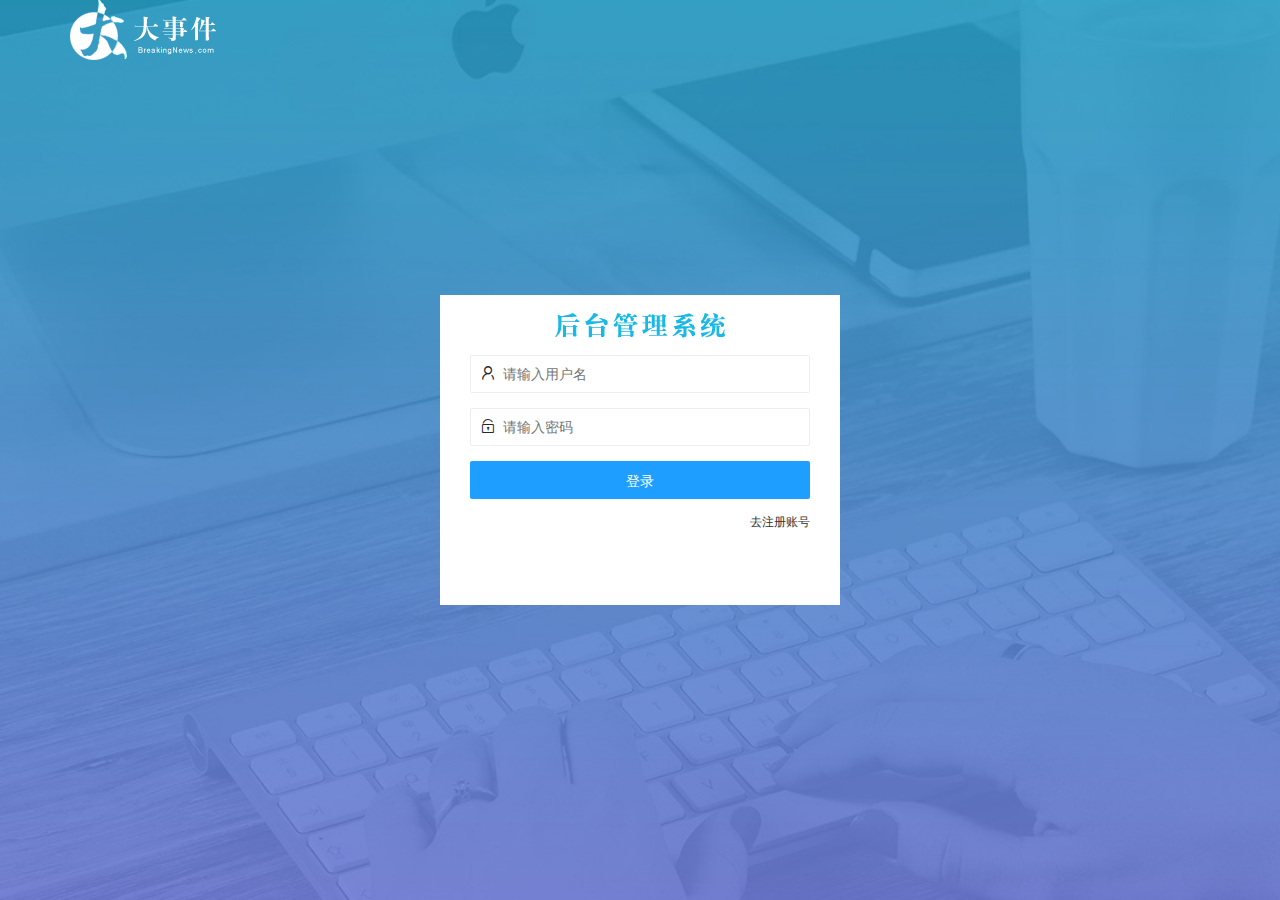
<file: login.html>
<!DOCTYPE html>
<html lang="en">

<head>
    <meta charset="UTF-8">
    <meta http-equiv="X-UA-Compatible" content="IE=edge">
    <meta name="viewport" content="width=device-width, initial-scale=1.0">
    <title>大事件-登录/注册</title>
    <link rel="stylesheet" href="layui/css/layui.css">
    <link rel="stylesheet" href="css/login.css">
</head>

<body>

    <!-- 头部的 Logo 区域 -->
    <div class="layui-main">
        <img src="images/logo.png" alt="" />
    </div>


    <!-- 登录注册区域 -->
    <div class="loginAndRegBox">
        <div class="title-box"></div>
        <!-- 登录的div -->
        <div class="login-box">
            <!-- 登录的表单 -->
            <form class="layui-form" id="form_login">
                <!-- 用户名 -->
                <div class="layui-form-item">
                    <i class="layui-icon layui-icon-username"></i>
                    <input type="text" name="username" required lay-verify="required" placeholder="请输入用户名"
                        autocomplete="off" class="layui-input" />
                </div>
                <!-- 密码 -->
                <div class="layui-form-item">
                    <i class="layui-icon layui-icon-password"></i>
                    <input type="password" name="password" required lay-verify="required|pwd" placeholder="请输入密码"
                        autocomplete="off" class="layui-input" />
                </div>
                <!-- 登录按钮 -->
                <div class="layui-form-item">
                    <!-- 注意：表单提交按钮和普通按钮的区别，就是 lay-submit 属性 -->
                    <button class="layui-btn layui-btn-fluid layui-btn-normal" lay-submit>登录</button>
                </div>
                <div class="layui-form-item links">
                    <a href="javascript:;" id="link_reg">去注册账号</a>
                </div>
            </form>
        </div>


        <!-- 注册的div -->
        <div class="reg-box">
            <!-- 注册的表单 -->
            <form class="layui-form" id="form_reg">
                <!-- 用户名 -->
                <div class="layui-form-item">
                    <i class="layui-icon layui-icon-username"></i>
                    <input type="text" name="username" required lay-verify="required" placeholder="请输入用户名"
                        autocomplete="off" class="layui-input" />
                </div>
                <!-- 密码 -->
                <div class="layui-form-item">
                    <i class="layui-icon layui-icon-password"></i>
                    <input type="password" name="password" required lay-verify="required|pwd" placeholder="请输入密码"
                        autocomplete="off" class="layui-input" />
                </div>
                <!-- 密码确认框 -->
                <div class="layui-form-item">
                    <i class="layui-icon layui-icon-password"></i>
                    <input type="password" name="repassword" required lay-verify="required|pwd|repwd"
                        placeholder="再次确认密码" autocomplete="off" class="layui-input" />
                </div>
                <!-- 注册按钮 -->
                <div class="layui-form-item">
                    <!-- 注意：表单提交按钮和普通按钮的区别，就是 lay-submit 属性 -->
                    <button class="layui-btn layui-btn-fluid layui-btn-normal" lay-submit>注册</button>
                </div>
                <div class="layui-form-item links">
                    <a href="javascript:;" id="link_login">去登录</a>
                </div>
            </form>
        </div>
    </div>

    <script src="layui/layui.js"></script>
    <script src="js/jquery-3.6.0.min.js"></script>
    <script src="js/baseAPI.js"></script>
    <script src="js/login.js"></script>
</body>

</html>
</file>
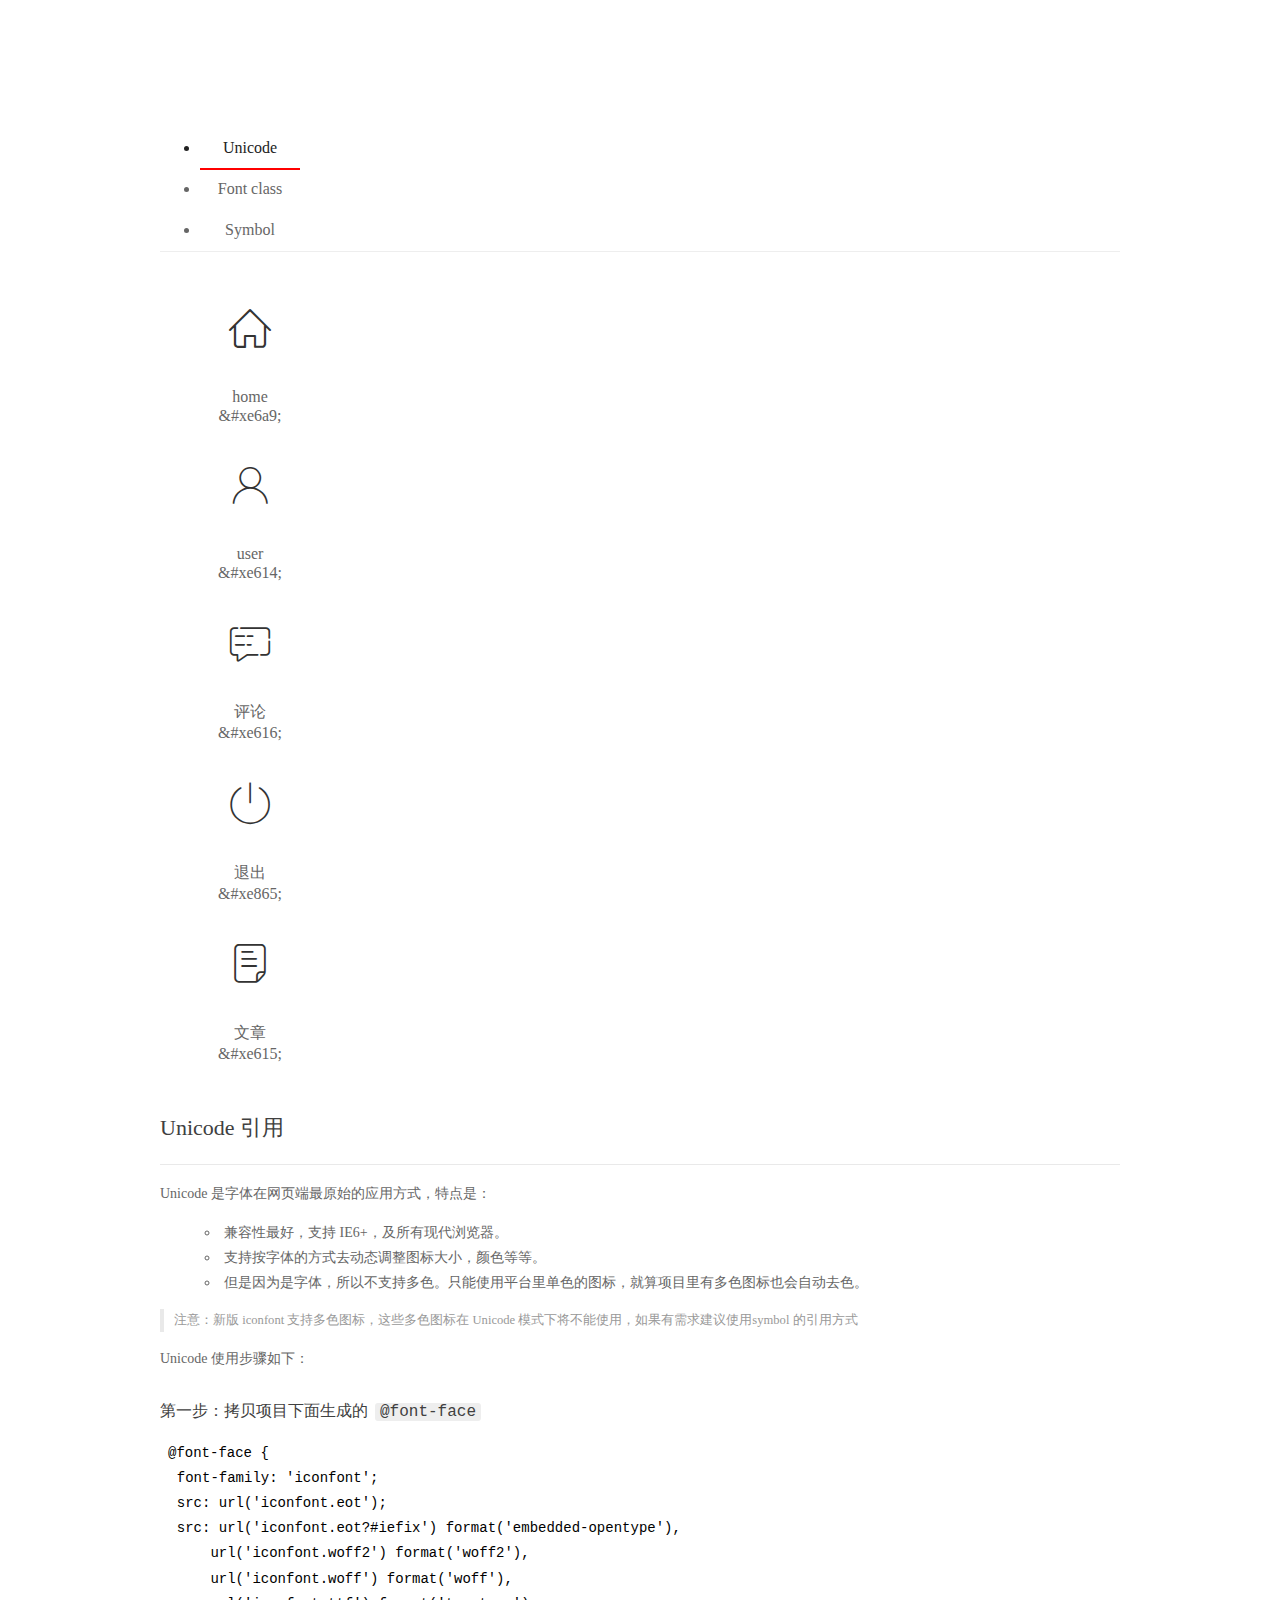
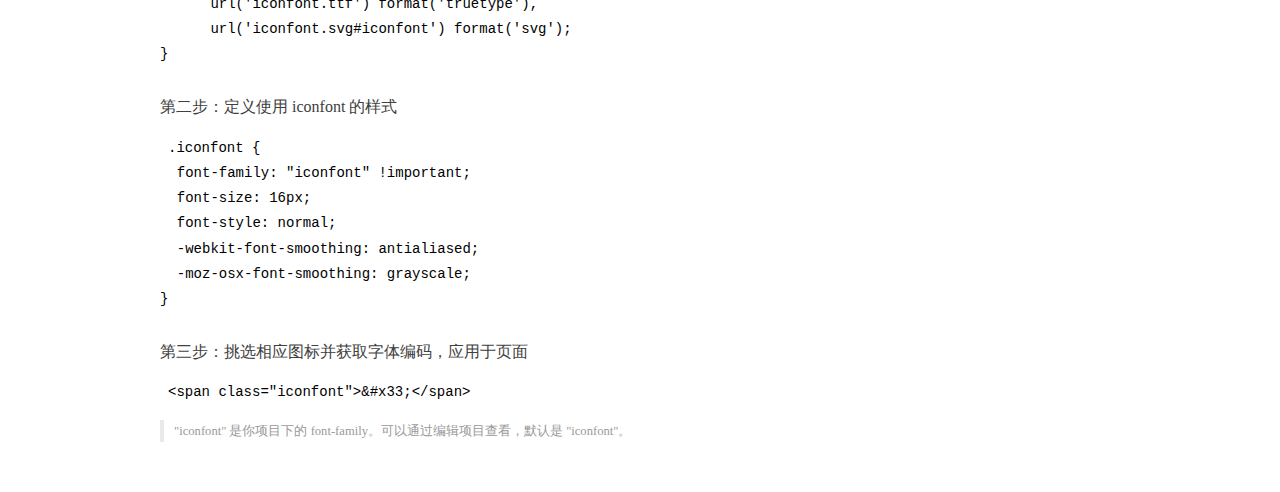
<file: fonts/demo_index.html>
<!DOCTYPE html>
<html>
<head>
  <meta charset="utf-8"/>
  <title>IconFont Demo</title>
  <link rel="shortcut icon" href="https://gtms04.alicdn.com/tps/i4/TB1_oz6GVXXXXaFXpXXJDFnIXXX-64-64.ico" type="image/x-icon"/>
  <link rel="stylesheet" href="https://g.alicdn.com/thx/cube/1.3.2/cube.min.css">
  <link rel="stylesheet" href="demo.css">
  <link rel="stylesheet" href="iconfont.css">
  <script src="iconfont.js"></script>
  <!-- jQuery -->
  <script src="https://a1.alicdn.com/oss/uploads/2018/12/26/7bfddb60-08e8-11e9-9b04-53e73bb6408b.js"></script>
  <!-- 代码高亮 -->
  <script src="https://a1.alicdn.com/oss/uploads/2018/12/26/a3f714d0-08e6-11e9-8a15-ebf944d7534c.js"></script>
</head>
<body>
  <div class="main">
    <h1 class="logo"><a href="https://www.iconfont.cn/" title="iconfont 首页" target="_blank">&#xe86b;</a></h1>
    <div class="nav-tabs">
      <ul id="tabs" class="dib-box">
        <li class="dib active"><span>Unicode</span></li>
        <li class="dib"><span>Font class</span></li>
        <li class="dib"><span>Symbol</span></li>
      </ul>
      
    </div>
    <div class="tab-container">
      <div class="content unicode" style="display: block;">
          <ul class="icon_lists dib-box">
          
            <li class="dib">
              <span class="icon iconfont">&#xe6a9;</span>
                <div class="name">home</div>
                <div class="code-name">&amp;#xe6a9;</div>
              </li>
          
            <li class="dib">
              <span class="icon iconfont">&#xe614;</span>
                <div class="name">user</div>
                <div class="code-name">&amp;#xe614;</div>
              </li>
          
            <li class="dib">
              <span class="icon iconfont">&#xe616;</span>
                <div class="name">评论</div>
                <div class="code-name">&amp;#xe616;</div>
              </li>
          
            <li class="dib">
              <span class="icon iconfont">&#xe865;</span>
                <div class="name">退出</div>
                <div class="code-name">&amp;#xe865;</div>
              </li>
          
            <li class="dib">
              <span class="icon iconfont">&#xe615;</span>
                <div class="name">文章</div>
                <div class="code-name">&amp;#xe615;</div>
              </li>
          
          </ul>
          <div class="article markdown">
          <h2 id="unicode-">Unicode 引用</h2>
          <hr>

          <p>Unicode 是字体在网页端最原始的应用方式，特点是：</p>
          <ul>
            <li>兼容性最好，支持 IE6+，及所有现代浏览器。</li>
            <li>支持按字体的方式去动态调整图标大小，颜色等等。</li>
            <li>但是因为是字体，所以不支持多色。只能使用平台里单色的图标，就算项目里有多色图标也会自动去色。</li>
          </ul>
          <blockquote>
            <p>注意：新版 iconfont 支持多色图标，这些多色图标在 Unicode 模式下将不能使用，如果有需求建议使用symbol 的引用方式</p>
          </blockquote>
          <p>Unicode 使用步骤如下：</p>
          <h3 id="-font-face">第一步：拷贝项目下面生成的 <code>@font-face</code></h3>
<pre><code class="language-css"
>@font-face {
  font-family: 'iconfont';
  src: url('iconfont.eot');
  src: url('iconfont.eot?#iefix') format('embedded-opentype'),
      url('iconfont.woff2') format('woff2'),
      url('iconfont.woff') format('woff'),
      url('iconfont.ttf') format('truetype'),
      url('iconfont.svg#iconfont') format('svg');
}
</code></pre>
          <h3 id="-iconfont-">第二步：定义使用 iconfont 的样式</h3>
<pre><code class="language-css"
>.iconfont {
  font-family: "iconfont" !important;
  font-size: 16px;
  font-style: normal;
  -webkit-font-smoothing: antialiased;
  -moz-osx-font-smoothing: grayscale;
}
</code></pre>
          <h3 id="-">第三步：挑选相应图标并获取字体编码，应用于页面</h3>
<pre>
<code class="language-html"
>&lt;span class="iconfont"&gt;&amp;#x33;&lt;/span&gt;
</code></pre>
          <blockquote>
            <p>"iconfont" 是你项目下的 font-family。可以通过编辑项目查看，默认是 "iconfont"。</p>
          </blockquote>
          </div>
      </div>
      <div class="content font-class">
        <ul class="icon_lists dib-box">
          
          <li class="dib">
            <span class="icon iconfont icon-home"></span>
            <div class="name">
              home
            </div>
            <div class="code-name">.icon-home
            </div>
          </li>
          
          <li class="dib">
            <span class="icon iconfont icon-user"></span>
            <div class="name">
              user
            </div>
            <div class="code-name">.icon-user
            </div>
          </li>
          
          <li class="dib">
            <span class="icon iconfont icon-pinglun"></span>
            <div class="name">
              评论
            </div>
            <div class="code-name">.icon-pinglun
            </div>
          </li>
          
          <li class="dib">
            <span class="icon iconfont icon-tuichu"></span>
            <div class="name">
              退出
            </div>
            <div class="code-name">.icon-tuichu
            </div>
          </li>
          
          <li class="dib">
            <span class="icon iconfont icon-16"></span>
            <div class="name">
              文章
            </div>
            <div class="code-name">.icon-16
            </div>
          </li>
          
        </ul>
        <div class="article markdown">
        <h2 id="font-class-">font-class 引用</h2>
        <hr>

        <p>font-class 是 Unicode 使用方式的一种变种，主要是解决 Unicode 书写不直观，语意不明确的问题。</p>
        <p>与 Unicode 使用方式相比，具有如下特点：</p>
        <ul>
          <li>兼容性良好，支持 IE8+，及所有现代浏览器。</li>
          <li>相比于 Unicode 语意明确，书写更直观。可以很容易分辨这个 icon 是什么。</li>
          <li>因为使用 class 来定义图标，所以当要替换图标时，只需要修改 class 里面的 Unicode 引用。</li>
          <li>不过因为本质上还是使用的字体，所以多色图标还是不支持的。</li>
        </ul>
        <p>使用步骤如下：</p>
        <h3 id="-fontclass-">第一步：引入项目下面生成的 fontclass 代码：</h3>
<pre><code class="language-html">&lt;link rel="stylesheet" href="./iconfont.css"&gt;
</code></pre>
        <h3 id="-">第二步：挑选相应图标并获取类名，应用于页面：</h3>
<pre><code class="language-html">&lt;span class="iconfont icon-xxx"&gt;&lt;/span&gt;
</code></pre>
        <blockquote>
          <p>"
            iconfont" 是你项目下的 font-family。可以通过编辑项目查看，默认是 "iconfont"。</p>
        </blockquote>
      </div>
      </div>
      <div class="content symbol">
          <ul class="icon_lists dib-box">
          
            <li class="dib">
                <svg class="icon svg-icon" aria-hidden="true">
                  <use xlink:href="#icon-home"></use>
                </svg>
                <div class="name">home</div>
                <div class="code-name">#icon-home</div>
            </li>
          
            <li class="dib">
                <svg class="icon svg-icon" aria-hidden="true">
                  <use xlink:href="#icon-user"></use>
                </svg>
                <div class="name">user</div>
                <div class="code-name">#icon-user</div>
            </li>
          
            <li class="dib">
                <svg class="icon svg-icon" aria-hidden="true">
                  <use xlink:href="#icon-pinglun"></use>
                </svg>
                <div class="name">评论</div>
                <div class="code-name">#icon-pinglun</div>
            </li>
          
            <li class="dib">
                <svg class="icon svg-icon" aria-hidden="true">
                  <use xlink:href="#icon-tuichu"></use>
                </svg>
                <div class="name">退出</div>
                <div class="code-name">#icon-tuichu</div>
            </li>
          
            <li class="dib">
                <svg class="icon svg-icon" aria-hidden="true">
                  <use xlink:href="#icon-16"></use>
                </svg>
                <div class="name">文章</div>
                <div class="code-name">#icon-16</div>
            </li>
          
          </ul>
          <div class="article markdown">
          <h2 id="symbol-">Symbol 引用</h2>
          <hr>

          <p>这是一种全新的使用方式，应该说这才是未来的主流，也是平台目前推荐的用法。相关介绍可以参考这篇<a href="">文章</a>
            这种用法其实是做了一个 SVG 的集合，与另外两种相比具有如下特点：</p>
          <ul>
            <li>支持多色图标了，不再受单色限制。</li>
            <li>通过一些技巧，支持像字体那样，通过 <code>font-size</code>, <code>color</code> 来调整样式。</li>
            <li>兼容性较差，支持 IE9+，及现代浏览器。</li>
            <li>浏览器渲染 SVG 的性能一般，还不如 png。</li>
          </ul>
          <p>使用步骤如下：</p>
          <h3 id="-symbol-">第一步：引入项目下面生成的 symbol 代码：</h3>
<pre><code class="language-html">&lt;script src="./iconfont.js"&gt;&lt;/script&gt;
</code></pre>
          <h3 id="-css-">第二步：加入通用 CSS 代码（引入一次就行）：</h3>
<pre><code class="language-html">&lt;style&gt;
.icon {
  width: 1em;
  height: 1em;
  vertical-align: -0.15em;
  fill: currentColor;
  overflow: hidden;
}
&lt;/style&gt;
</code></pre>
          <h3 id="-">第三步：挑选相应图标并获取类名，应用于页面：</h3>
<pre><code class="language-html">&lt;svg class="icon" aria-hidden="true"&gt;
  &lt;use xlink:href="#icon-xxx"&gt;&lt;/use&gt;
&lt;/svg&gt;
</code></pre>
          </div>
      </div>

    </div>
  </div>
  <script>
  $(document).ready(function () {
      $('.tab-container .content:first').show()

      $('#tabs li').click(function (e) {
        var tabContent = $('.tab-container .content')
        var index = $(this).index()

        if ($(this).hasClass('active')) {
          return
        } else {
          $('#tabs li').removeClass('active')
          $(this).addClass('active')

          tabContent.hide().eq(index).fadeIn()
        }
      })
    })
  </script>
</body>
</html>
</file>
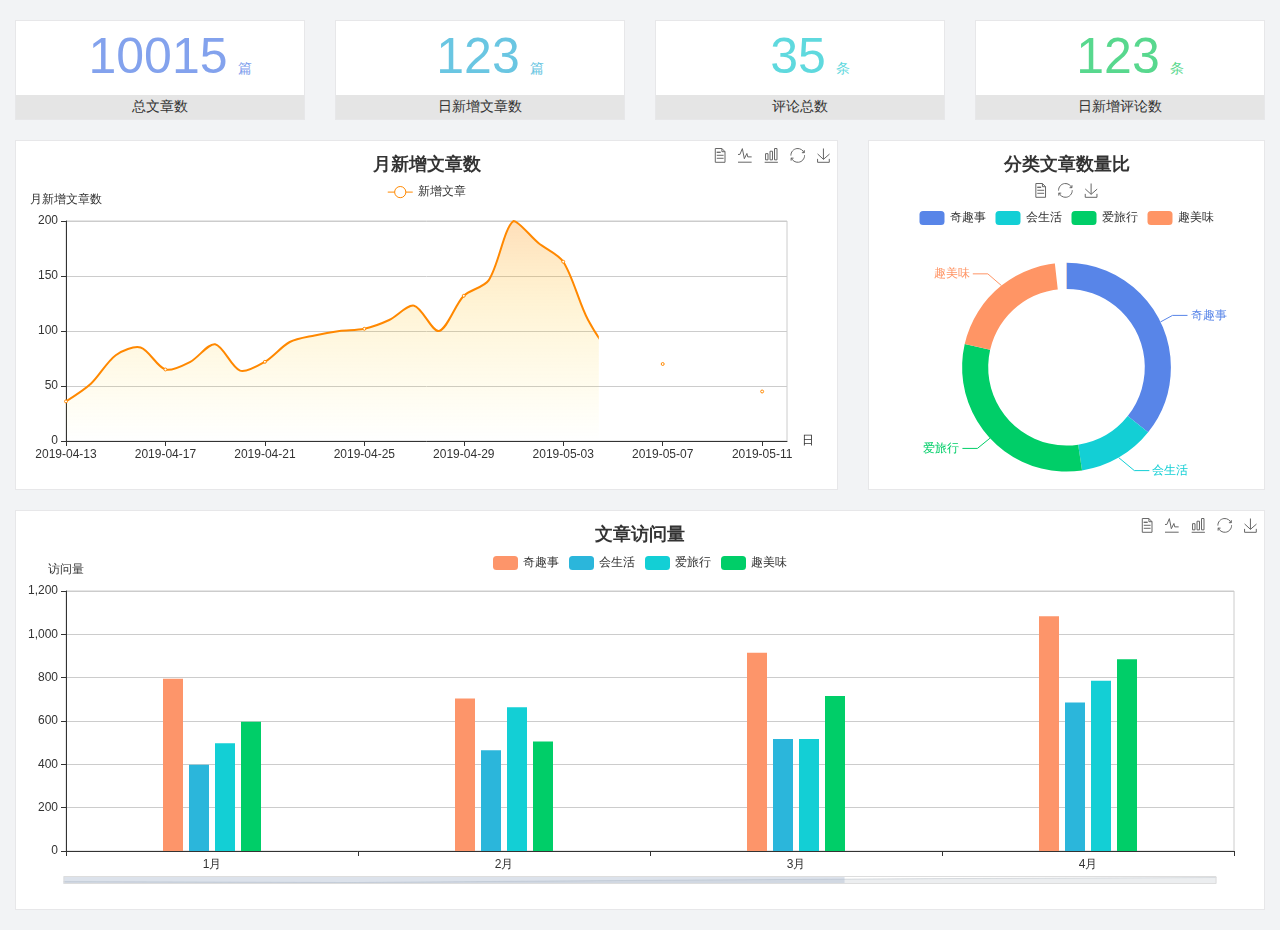
<file: home/dashboard.html>
<!DOCTYPE html>
<html lang="en">

<head>
  <meta charset="UTF-8">
  <meta name="viewport" content="width=device-width, initial-scale=1.0">
  <meta http-equiv="X-UA-Compatible" content="ie=edge">
  <title>图表统计</title>
  <!-- <link rel="stylesheet" href="../../assets/lib/bootstrap.css" /> -->
  <link rel="stylesheet" href="/css/bootstrap.css">
  <!-- <link rel="stylesheet" href="../../assets/lib/main.css" /> -->
  <link rel="stylesheet" href="/css/main.css">
  <!-- <script src="../../assets/lib/jquery.js"></script> -->
  <script src="/js/jquery-3.6.0.min.js"></script>
  <!-- <script type="text/javascript" src="../../assets/lib/echarts.min.js"></script>
   -->
  <script src="/js/echarts.min.js"></script>
</head>

<body>
  <div class="container-fluid">
    <div class="row spannel_list">
      <div class="col-sm-3 col-xs-6">
        <div class="spannel">
          <em>10015</em><span>篇</span>
          <b>总文章数</b>
        </div>
      </div>
      <div class="col-sm-3 col-xs-6">
        <div class="spannel scolor01">
          <em>123</em><span>篇</span>
          <b>日新增文章数</b>
        </div>
      </div>
      <div class="col-sm-3 col-xs-6">
        <div class="spannel scolor02">
          <em>35</em><span>条</span>
          <b>评论总数</b>
        </div>
      </div>
      <div class="col-sm-3 col-xs-6">
        <div class="spannel scolor03">
          <em>123</em><span>条</span>
          <b>日新增评论数</b>
        </div>
      </div>
    </div>
  </div>

  <div class="container-fluid">
    <div class="row curve-pie">
      <div class="col-lg-8 col-md-8">
        <div class="gragh_pannel" id="curve_show"></div>
      </div>
      <div class="col-lg-4 col-md-4">
        <div class="gragh_pannel" id="pie_show"></div>
      </div>
    </div>
  </div>

  <div class="container-fluid">
    <div class="column_pannel" id="column_show"></div>
  </div>

  <script>
    var oChart = echarts.init(document.getElementById('curve_show'));
    var aList_all = [
      { 'count': 36, 'date': '2019-04-13' },
      { 'count': 52, 'date': '2019-04-14' },
      { 'count': 78, 'date': '2019-04-15' },
      { 'count': 85, 'date': '2019-04-16' },
      { 'count': 65, 'date': '2019-04-17' },
      { 'count': 72, 'date': '2019-04-18' },
      { 'count': 88, 'date': '2019-04-19' },
      { 'count': 64, 'date': '2019-04-20' },
      { 'count': 72, 'date': '2019-04-21' },
      { 'count': 90, 'date': '2019-04-22' },
      { 'count': 96, 'date': '2019-04-23' },
      { 'count': 100, 'date': '2019-04-24' },
      { 'count': 102, 'date': '2019-04-25' },
      { 'count': 110, 'date': '2019-04-26' },
      { 'count': 123, 'date': '2019-04-27' },
      { 'count': 100, 'date': '2019-04-28' },
      { 'count': 132, 'date': '2019-04-29' },
      { 'count': 146, 'date': '2019-04-30' },
      { 'count': 200, 'date': '2019-05-01' },
      { 'count': 180, 'date': '2019-05-02' },
      { 'count': 163, 'date': '2019-05-03' },
      { 'count': 110, 'date': '2019-05-04' },
      { 'count': 80, 'date': '2019-05-05' },
      { 'count': 82, 'date': '2019-05-06' },
      { 'count': 70, 'date': '2019-05-07' },
      { 'count': 65, 'date': '2019-05-08' },
      { 'count': 54, 'date': '2019-05-09' },
      { 'count': 40, 'date': '2019-05-10' },
      { 'count': 45, 'date': '2019-05-11' },
      { 'count': 38, 'date': '2019-05-12' },
    ];

    let aCount = [];
    let aDate = [];

    for (var i = 0; i < aList_all.length; i++) {
      aCount.push(aList_all[i].count);
      aDate.push(aList_all[i].date);
    }

    var chartopt = {
      title: {
        text: '月新增文章数',
        left: 'center',
        top: '10'
      },
      tooltip: {
        trigger: 'axis'
      },
      legend: {
        data: ['新增文章'],
        top: '40'
      },
      toolbox: {
        show: true,
        feature: {
          mark: { show: true },
          dataView: { show: true, readOnly: false },
          magicType: { show: true, type: ['line', 'bar'] },
          restore: { show: true },
          saveAsImage: { show: true }
        }
      },
      calculable: true,
      xAxis: [
        {
          name: '日',
          type: 'category',
          boundaryGap: false,
          data: aDate
        }
      ],
      yAxis: [
        {
          name: '月新增文章数',
          type: 'value'
        }
      ],
      series: [
        {
          name: '新增文章',
          type: 'line',
          smooth: true,
          itemStyle: { normal: { areaStyle: { type: 'default' }, color: '#f80' }, lineStyle: { color: '#f80' } },
          data: aCount
        }],
      areaStyle: {
        normal: {
          color: new echarts.graphic.LinearGradient(0, 0, 0, 1, [{
            offset: 0,
            color: 'rgba(255,136,0,0.39)'
          }, {
            offset: .34,
            color: 'rgba(255,180,0,0.25)'
          }, {
            offset: 1,
            color: 'rgba(255,222,0,0.00)'
          }])

        }
      },
      grid: {
        show: true,
        x: 50,
        x2: 50,
        y: 80,
        height: 220
      }
    };

    oChart.setOption(chartopt);


    var oPie = echarts.init(document.getElementById('pie_show'));
    var oPieopt =
    {
      title: {
        top: 10,
        text: '分类文章数量比',
        x: 'center'
      },
      tooltip: {
        trigger: 'item',
        formatter: "{a} <br/>{b} : {c} ({d}%)"
      },
      color: ['#5885e8', '#13cfd5', '#00ce68', '#ff9565'],
      legend: {
        x: 'center',
        top: 65,
        data: ['奇趣事', '会生活', '爱旅行', '趣美味']
      },
      toolbox: {
        show: true,
        x: 'center',
        top: 35,
        feature: {
          mark: { show: true },
          dataView: { show: true, readOnly: false },
          magicType: {
            show: true,
            type: ['pie', 'funnel'],
            option: {
              funnel: {
                x: '25%',
                width: '50%',
                funnelAlign: 'left',
                max: 1548
              }
            }
          },
          restore: { show: true },
          saveAsImage: { show: true }
        }
      },
      calculable: true,
      series: [
        {
          name: '访问来源',
          type: 'pie',
          radius: ['45%', '60%'],
          center: ['50%', '65%'],
          data: [
            { value: 300, name: '奇趣事' },
            { value: 100, name: '会生活' },
            { value: 260, name: '爱旅行' },
            { value: 180, name: '趣美味' }
          ]
        }
      ]
    };
    oPie.setOption(oPieopt);



    var oColumn = this.echarts.init(document.getElementById('column_show'));
    var oColumnopt =
    {
      title: {
        text: '文章访问量',
        left: 'center',
        top: '10'
      },
      tooltip: {
        trigger: 'axis'
      },
      legend: {
        data: ['奇趣事', '会生活', '爱旅行', '趣美味'],
        top: '40'
      },
      toolbox: {
        show: true,
        feature: {
          mark: { show: true },
          dataView: { show: true, readOnly: false },
          magicType: { show: true, type: ['line', 'bar'] },
          restore: { show: true },
          saveAsImage: { show: true }
        }
      },
      calculable: true,
      xAxis: [
        {
          type: 'category',
          data: ['1月', '2月', '3月', '4月', '5月']
        }
      ],
      yAxis: [
        {
          name: '访问量',
          type: 'value'
        }
      ],
      series: [
        {
          name: '奇趣事',
          type: 'bar',
          barWidth: 20,
          itemStyle: {
            normal: { areaStyle: { type: 'default' }, color: '#fd956a' }
          },
          data: [800, 708, 920, 1090, 1200]
        },
        {
          name: '会生活',
          type: 'bar',
          barWidth: 20,
          itemStyle: {
            normal: { areaStyle: { type: 'default' }, color: '#2bb6db' }
          },
          data: [400, 468, 520, 690, 800]
        },
        {
          name: '爱旅行',
          type: 'bar',
          barWidth: 20,
          itemStyle: {
            normal: { areaStyle: { type: 'default' }, color: '#13cfd5' }
          },
          data: [500, 668, 520, 790, 900]
        },
        {
          name: '趣美味',
          type: 'bar',
          barWidth: 20,
          itemStyle: {
            normal: { areaStyle: { type: 'default' }, color: '#00ce68' }
          },
          data: [600, 508, 720, 890, 1000]
        }
      ],
      grid: {
        show: true,
        x: 50,
        x2: 30,
        y: 80,
        height: 260
      },
      dataZoom: [//给x轴设置滚动条
        {
          start: 0,//默认为0
          end: 100 - 1000 / 31,//默认为100
          type: 'slider',
          show: true,
          xAxisIndex: [0],
          handleSize: 0,//滑动条的 左右2个滑动条的大小
          height: 8,//组件高度
          left: 45, //左边的距离
          right: 50,//右边的距离
          bottom: 26,//右边的距离
          handleColor: '#ddd',//h滑动图标的颜色
          handleStyle: {
            borderColor: "#cacaca",
            borderWidth: "1",
            shadowBlur: 2,
            background: "#ddd",
            shadowColor: "#ddd",
          }
        }]
    };
    oColumn.setOption(oColumnopt);
  </script>
</body>

</html>
</file>
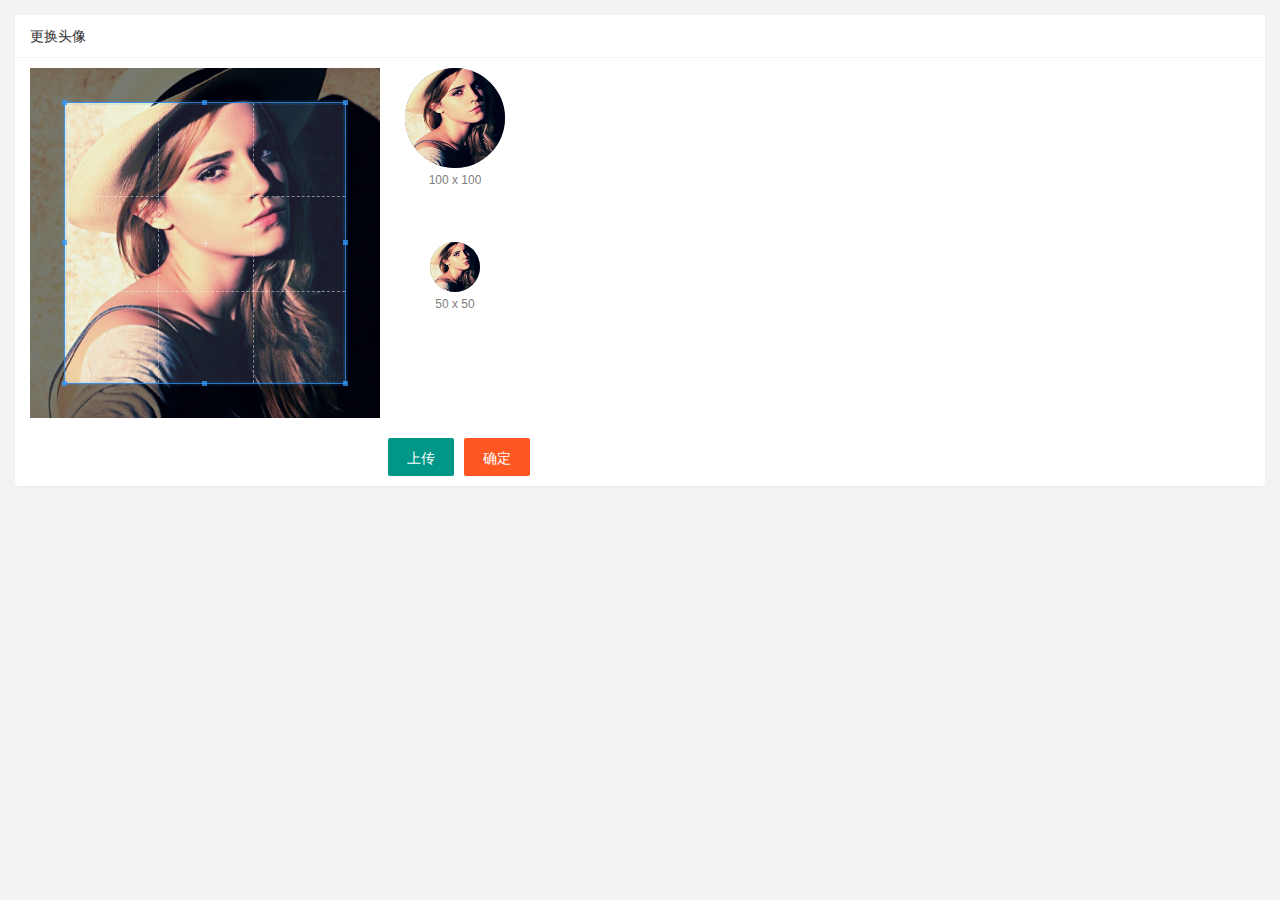
<file: user/user_avatar.html>
<!DOCTYPE html>
<html lang="en">

<head>
    <meta charset="UTF-8">
    <meta http-equiv="X-UA-Compatible" content="IE=edge">
    <meta name="viewport" content="width=device-width, initial-scale=1.0">
    <title>Document</title>
    <link rel="stylesheet" href="/layui/css/layui.css">
    <link rel="stylesheet" href="/css/user/user_avatar.css">
    <link rel="stylesheet" href="/cropper/cropper.css">
</head>

<body>
    <div class="layui-card">
        <div class="layui-card-header">更换头像</div>
        <div class="layui-card-body">
            <!-- 第一行的图片裁剪和预览区域 -->
            <div class="row1">
                <!-- 图片裁剪区域 -->
                <div class="cropper-box">
                    <!-- 这个 img 标签很重要，将来会把它初始化为裁剪区域 -->
                    <img id="image" src="/images/sample.jpg" />
                </div>
                <!-- 图片的预览区域 -->
                <div class="preview-box">
                    <div>
                        <!-- 宽高为 100px 的预览区域 -->
                        <div class="img-preview w100"></div>
                        <p class="size">100 x 100</p>
                    </div>
                    <div>
                        <!-- 宽高为 50px 的预览区域 -->
                        <div class="img-preview w50"></div>
                        <p class="size">50 x 50</p>
                    </div>
                </div>
            </div>

            <!-- 第二行的按钮区域 -->
            <div class="row2">
                <!-- 通过accept属性可以指定，允许用户选择什么类型的文件 -->
                <input type="file" id="file" accept="image/png,image/jpeg">
                <button type="button" class="layui-btn" id="btnChooseImage">上传</button>
                <button type="button" class="layui-btn layui-btn-danger" id="btnUpload">确定</button>
            </div>
        </div>
    </div>
    <script src="/layui/layui.js"></script>
    <script src="/js/jquery-3.6.0.min.js"></script>
    <script src="/cropper/Cropper.js"></script>
    <script src="/cropper/jquery-cropper.js"></script>
    <script src="/js/baseAPI.js"></script>
    <script src="/js/user/user_avatar.js"></script>
</body>

</html>
</file>
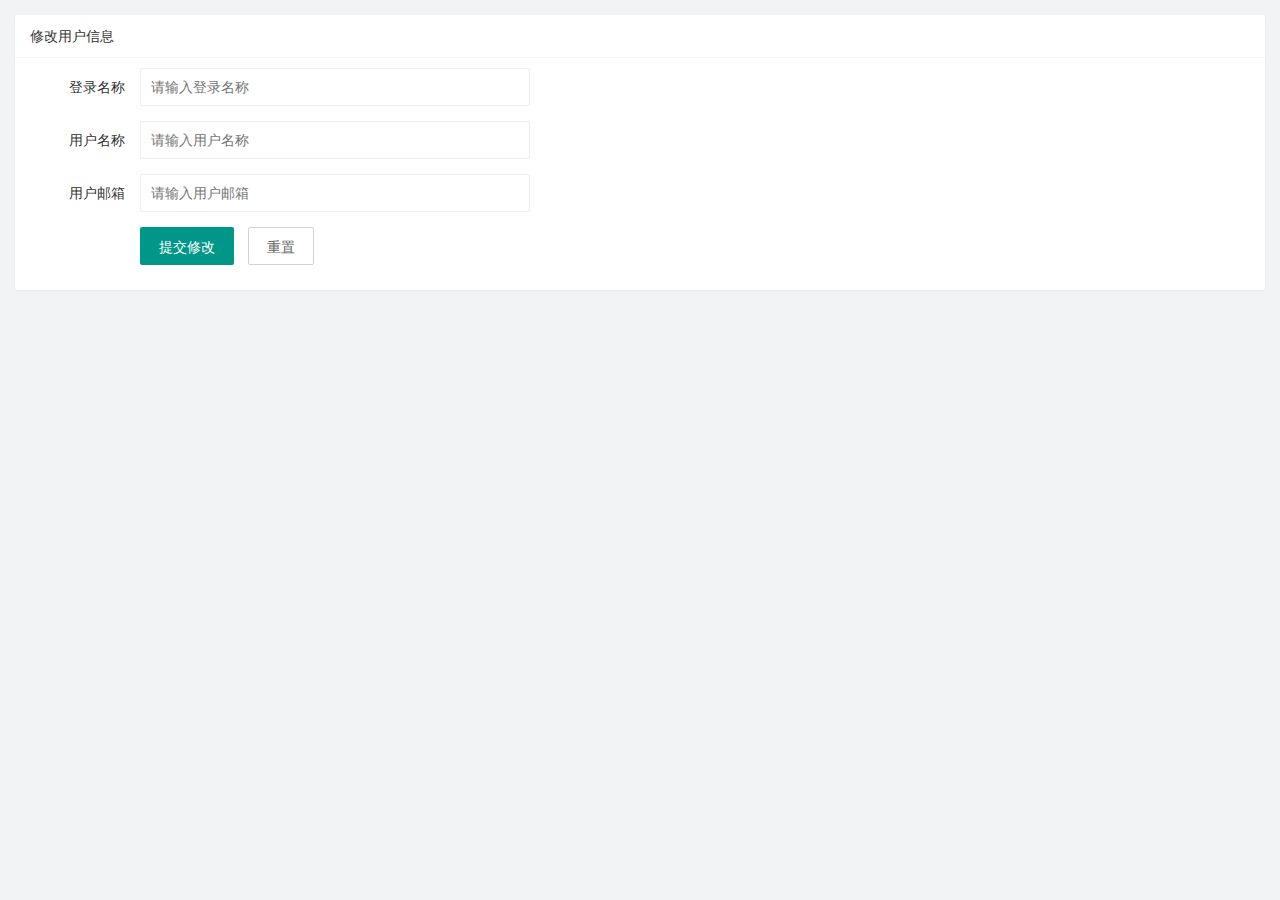
<file: user/user_info.html>
<!DOCTYPE html>
<html lang="en">

<head>
    <meta charset="UTF-8">
    <meta http-equiv="X-UA-Compatible" content="IE=edge">
    <meta name="viewport" content="width=device-width, initial-scale=1.0">
    <title>Document</title>
    <!-- 导入自己的样式 -->
    <link rel="stylesheet" href="/layui/css/layui.css">
    <link rel="stylesheet" href="/css/user/user_info.css">
</head>

<body>
    <!-- 卡片区域 -->
    <div class="layui-card">
        <div class="layui-card-header">修改用户信息</div>
        <div class="layui-card-body">
            <form class="layui-form" lay-filter="formUserInfo">
                <!-- 这是隐藏域 -->
                <input type="hidden" name="id" />
                <!-- 提示：如果你不想用form，你可以换成div等任何一个普通元素 -->
                <div class="layui-form-item">
                    <label class="layui-form-label">登录名称</label>
                    <div class="layui-input-block">
                        <input type="text" name="username" readonly placeholder="请输入登录名称" autocomplete="off"
                            class="layui-input">
                    </div>
                </div>
                <div class="layui-form-item">
                    <label class="layui-form-label">用户名称</label>
                    <div class="layui-input-block">
                        <input type="text" name="nickname" required lay-verify="required|nickname" placeholder="请输入用户名称"
                            class="layui-input">
                    </div>
                </div>
                <div class="layui-form-item">
                    <label class="layui-form-label">用户邮箱</label>
                    <div class="layui-input-block">
                        <input type="text" name="emial" required lay-verify="required|email" placeholder="请输入用户邮箱"
                            autocomplete="off" class="layui-input">
                    </div>
                </div>
                <div class="layui-form-item">
                    <div class="layui-input-block">
                        <button class="layui-btn" lay-submit lay-filter="*">提交修改</button>
                        <button type="reset" class="layui-btn layui-btn-primary" id="btnReset">重置</button>
                    </div>
                </div>
            </form>
        </div>
    </div>
    <script src="/layui/layui.js"></script>
    <script src="/js/jquery-3.6.0.min.js"></script>
    <script src="/js/baseAPI.js"></script>
    <script src="/js/user/user_info.js"></script>
</body>

</html>
</file>
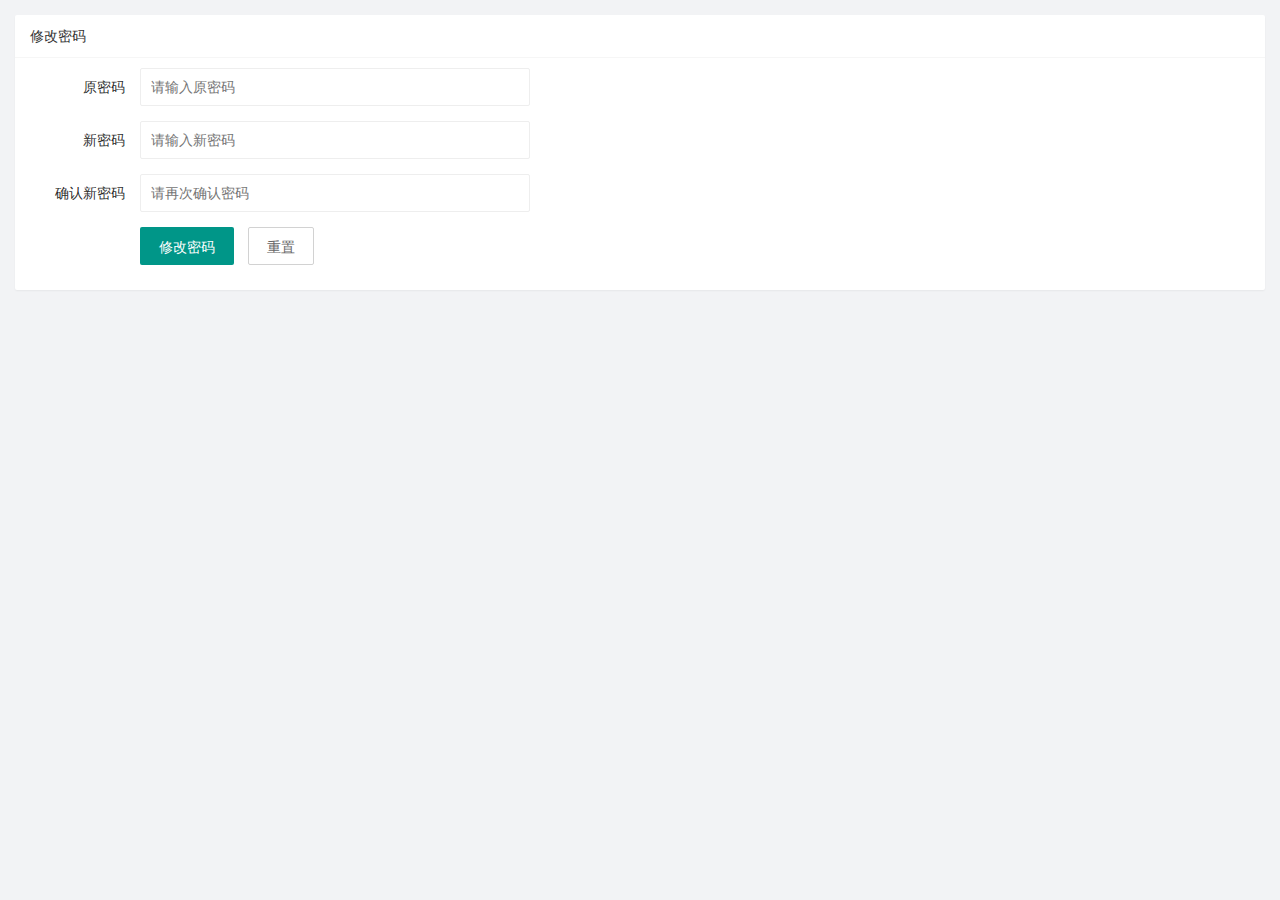
<file: user/user_pwd.html>
<!DOCTYPE html>
<html lang="en">

<head>
    <meta charset="UTF-8">
    <meta http-equiv="X-UA-Compatible" content="IE=edge">
    <meta name="viewport" content="width=device-width, initial-scale=1.0">
    <title>Document</title>
    <link rel="stylesheet" href="/layui/css/layui.css">
    <link rel="stylesheet" href="/css/user/user_pwd.css">
</head>

<body>
    <!-- 卡片区域 -->
    <div class="layui-card">
        <div class="layui-card-header">修改密码</div>
        <div class="layui-card-body">
            <form class="layui-form">
                <!-- 提示：如果你不想用form，你可以换成div等任何一个普通元素 -->
                <div class="layui-form-item">
                    <label class="layui-form-label">原密码</label>
                    <div class="layui-input-block">
                        <input type="password" name="oldPwd" required lay-verify="required|pwd" placeholder="请输入原密码"
                            autocomplete="off" class="layui-input">
                    </div>
                </div>
                <div class="layui-form-item">
                    <label class="layui-form-label">新密码</label>
                    <div class="layui-input-block">
                        <input type="password" name="newPwd" required lay-verify="required|pwd|samePwd"
                            placeholder="请输入新密码" autocomplete="off" class="layui-input">
                    </div>
                </div>
                <div class="layui-form-item">
                    <label class="layui-form-label">确认新密码</label>
                    <div class="layui-input-block">
                        <input type="password" name="rePwd" required lay-verify="required|pwd|rePwd"
                            placeholder="请再次确认密码" autocomplete="off" class="layui-input">
                    </div>
                </div>
                <div class="layui-form-item">
                    <div class="layui-input-block">
                        <button class="layui-btn" lay-submit lay-filter="*">修改密码</button>
                        <button type="reset" class="layui-btn layui-btn-primary">重置</button>
                    </div>
                </div>
            </form>
        </div>
    </div>
    <script src="/layui/layui.js"></script>
    <script src="/js/jquery-3.6.0.min.js"></script>
    <script src="/js/baseAPI.js"></script>
    <script src="/js/user/user_pwd.js"></script>
</body>

</html>
</file>
<file: layui/css/layui.css>
.layui-inline,img{display:inline-block;vertical-align:middle}h1,h2,h3,h4,h5,h6{font-weight:400}a,body{color:#333}.layui-edge,.layui-header,.layui-inline,.layui-main{position:relative}.layui-edge,hr{height:0;overflow:hidden}.layui-layout-body,.layui-side,.layui-side-scroll{overflow-x:hidden}.layui-btn,.layui-edge,.layui-inline,img{vertical-align:middle}.layui-btn,.layui-disabled,.layui-icon,.layui-unselect{-moz-user-select:none;-webkit-user-select:none;-ms-user-select:none}.layui-edge,.layui-elip,hr{overflow:hidden}blockquote,body,button,dd,div,dl,dt,form,h1,h2,h3,h4,h5,h6,input,li,ol,p,pre,td,textarea,th,ul{margin:0;padding:0;-webkit-tap-highlight-color:rgba(0,0,0,0)}a:active,a:hover{outline:0}img{border:none}li{list-style:none}table{border-collapse:collapse;border-spacing:0}h4,h5,h6{font-size:100%}button,input,optgroup,option,select,textarea{font-family:inherit;font-size:inherit;font-style:inherit;font-weight:inherit;outline:0}pre{white-space:pre-wrap;white-space:-moz-pre-wrap;white-space:-pre-wrap;white-space:-o-pre-wrap;word-wrap:break-word}body{line-height:1.6;color:rgba(0,0,0,.85);font:14px Helvetica Neue,Helvetica,PingFang SC,Tahoma,Arial,sans-serif}hr{line-height:0;margin:10px 0;padding:0;border:none!important;border-bottom:1px solid #eee!important;clear:both;background:0 0}a{text-decoration:none}a:hover{color:#777}a cite{font-style:normal;*cursor:pointer}.layui-border-box,.layui-border-box *{box-sizing:border-box}.layui-box,.layui-box *{box-sizing:content-box}.layui-clear{clear:both;*zoom:1}.layui-clear:after{content:'\20';clear:both;*zoom:1;display:block;height:0}.layui-inline{*display:inline;*zoom:1}.layui-btn,.layui-btn-group,.layui-edge{display:inline-block}.layui-edge{width:0;border-width:6px;border-style:dashed;border-color:transparent}.layui-edge-top{top:-4px;border-bottom-color:#999;border-bottom-style:solid}.layui-edge-right{border-left-color:#999;border-left-style:solid}.layui-edge-bottom{top:2px;border-top-color:#999;border-top-style:solid}.layui-edge-left{border-right-color:#999;border-right-style:solid}.layui-elip{text-overflow:ellipsis;white-space:nowrap}.layui-disabled,.layui-disabled:hover{color:#d2d2d2!important;cursor:not-allowed!important}.layui-circle{border-radius:100%}.layui-show{display:block!important}.layui-hide{display:none!important}.layui-show-v{visibility:visible!important}.layui-hide-v{visibility:hidden!important}@font-face{font-family:layui-icon;src:url(../font/iconfont.eot?v=256);src:url(../font/iconfont.eot?v=256#iefix) format('embedded-opentype'),url(../font/iconfont.woff2?v=256) format('woff2'),url(../font/iconfont.woff?v=256) format('woff'),url(../font/iconfont.ttf?v=256) format('truetype'),url(../font/iconfont.svg?v=256#layui-icon) format('svg')}.layui-icon{font-family:layui-icon!important;font-size:16px;font-style:normal;-webkit-font-smoothing:antialiased;-moz-osx-font-smoothing:grayscale}.layui-icon-reply-fill:before{content:"\e611"}.layui-icon-set-fill:before{content:"\e614"}.layui-icon-menu-fill:before{content:"\e60f"}.layui-icon-search:before{content:"\e615"}.layui-icon-share:before{content:"\e641"}.layui-icon-set-sm:before{content:"\e620"}.layui-icon-engine:before{content:"\e628"}.layui-icon-close:before{content:"\1006"}.layui-icon-close-fill:before{content:"\1007"}.layui-icon-chart-screen:before{content:"\e629"}.layui-icon-star:before{content:"\e600"}.layui-icon-circle-dot:before{content:"\e617"}.layui-icon-chat:before{content:"\e606"}.layui-icon-release:before{content:"\e609"}.layui-icon-list:before{content:"\e60a"}.layui-icon-chart:before{content:"\e62c"}.layui-icon-ok-circle:before{content:"\1005"}.layui-icon-layim-theme:before{content:"\e61b"}.layui-icon-table:before{content:"\e62d"}.layui-icon-right:before{content:"\e602"}.layui-icon-left:before{content:"\e603"}.layui-icon-cart-simple:before{content:"\e698"}.layui-icon-face-cry:before{content:"\e69c"}.layui-icon-face-smile:before{content:"\e6af"}.layui-icon-survey:before{content:"\e6b2"}.layui-icon-tree:before{content:"\e62e"}.layui-icon-ie:before{content:"\e7bb"}.layui-icon-upload-circle:before{content:"\e62f"}.layui-icon-add-circle:before{content:"\e61f"}.layui-icon-download-circle:before{content:"\e601"}.layui-icon-templeate-1:before{content:"\e630"}.layui-icon-util:before{content:"\e631"}.layui-icon-face-surprised:before{content:"\e664"}.layui-icon-edit:before{content:"\e642"}.layui-icon-speaker:before{content:"\e645"}.layui-icon-down:before{content:"\e61a"}.layui-icon-file:before{content:"\e621"}.layui-icon-layouts:before{content:"\e632"}.layui-icon-rate-half:before{content:"\e6c9"}.layui-icon-add-circle-fine:before{content:"\e608"}.layui-icon-prev-circle:before{content:"\e633"}.layui-icon-read:before{content:"\e705"}.layui-icon-404:before{content:"\e61c"}.layui-icon-carousel:before{content:"\e634"}.layui-icon-help:before{content:"\e607"}.layui-icon-code-circle:before{content:"\e635"}.layui-icon-windows:before{content:"\e67f"}.layui-icon-water:before{content:"\e636"}.layui-icon-username:before{content:"\e66f"}.layui-icon-find-fill:before{content:"\e670"}.layui-icon-about:before{content:"\e60b"}.layui-icon-location:before{content:"\e715"}.layui-icon-up:before{content:"\e619"}.layui-icon-pause:before{content:"\e651"}.layui-icon-date:before{content:"\e637"}.layui-icon-layim-uploadfile:before{content:"\e61d"}.layui-icon-delete:before{content:"\e640"}.layui-icon-play:before{content:"\e652"}.layui-icon-top:before{content:"\e604"}.layui-icon-firefox:before{content:"\e686"}.layui-icon-friends:before{content:"\e612"}.layui-icon-refresh-3:before{content:"\e9aa"}.layui-icon-ok:before{content:"\e605"}.layui-icon-layer:before{content:"\e638"}.layui-icon-face-smile-fine:before{content:"\e60c"}.layui-icon-dollar:before{content:"\e659"}.layui-icon-group:before{content:"\e613"}.layui-icon-layim-download:before{content:"\e61e"}.layui-icon-picture-fine:before{content:"\e60d"}.layui-icon-link:before{content:"\e64c"}.layui-icon-diamond:before{content:"\e735"}.layui-icon-log:before{content:"\e60e"}.layui-icon-key:before{content:"\e683"}.layui-icon-rate-solid:before{content:"\e67a"}.layui-icon-fonts-del:before{content:"\e64f"}.layui-icon-unlink:before{content:"\e64d"}.layui-icon-fonts-clear:before{content:"\e639"}.layui-icon-triangle-r:before{content:"\e623"}.layui-icon-circle:before{content:"\e63f"}.layui-icon-radio:before{content:"\e643"}.layui-icon-align-center:before{content:"\e647"}.layui-icon-align-right:before{content:"\e648"}.layui-icon-align-left:before{content:"\e649"}.layui-icon-loading-1:before{content:"\e63e"}.layui-icon-return:before{content:"\e65c"}.layui-icon-fonts-strong:before{content:"\e62b"}.layui-icon-upload:before{content:"\e67c"}.layui-icon-dialogue:before{content:"\e63a"}.layui-icon-video:before{content:"\e6ed"}.layui-icon-headset:before{content:"\e6fc"}.layui-icon-cellphone-fine:before{content:"\e63b"}.layui-icon-add-1:before{content:"\e654"}.layui-icon-face-smile-b:before{content:"\e650"}.layui-icon-fonts-html:before{content:"\e64b"}.layui-icon-screen-full:before{content:"\e622"}.layui-icon-form:before{content:"\e63c"}.layui-icon-cart:before{content:"\e657"}.layui-icon-camera-fill:before{content:"\e65d"}.layui-icon-tabs:before{content:"\e62a"}.layui-icon-heart-fill:before{content:"\e68f"}.layui-icon-fonts-code:before{content:"\e64e"}.layui-icon-ios:before{content:"\e680"}.layui-icon-at:before{content:"\e687"}.layui-icon-fire:before{content:"\e756"}.layui-icon-set:before{content:"\e716"}.layui-icon-fonts-u:before{content:"\e646"}.layui-icon-triangle-d:before{content:"\e625"}.layui-icon-tips:before{content:"\e702"}.layui-icon-picture:before{content:"\e64a"}.layui-icon-more-vertical:before{content:"\e671"}.layui-icon-bluetooth:before{content:"\e689"}.layui-icon-flag:before{content:"\e66c"}.layui-icon-loading:before{content:"\e63d"}.layui-icon-fonts-i:before{content:"\e644"}.layui-icon-refresh-1:before{content:"\e666"}.layui-icon-rmb:before{content:"\e65e"}.layui-icon-addition:before{content:"\e624"}.layui-icon-home:before{content:"\e68e"}.layui-icon-time:before{content:"\e68d"}.layui-icon-user:before{content:"\e770"}.layui-icon-notice:before{content:"\e667"}.layui-icon-chrome:before{content:"\e68a"}.layui-icon-edge:before{content:"\e68b"}.layui-icon-login-weibo:before{content:"\e675"}.layui-icon-voice:before{content:"\e688"}.layui-icon-upload-drag:before{content:"\e681"}.layui-icon-login-qq:before{content:"\e676"}.layui-icon-snowflake:before{content:"\e6b1"}.layui-icon-heart:before{content:"\e68c"}.layui-icon-logout:before{content:"\e682"}.layui-icon-file-b:before{content:"\e655"}.layui-icon-template:before{content:"\e663"}.layui-icon-transfer:before{content:"\e691"}.layui-icon-auz:before{content:"\e672"}.layui-icon-console:before{content:"\e665"}.layui-icon-app:before{content:"\e653"}.layui-icon-prev:before{content:"\e65a"}.layui-icon-website:before{content:"\e7ae"}.layui-icon-next:before{content:"\e65b"}.layui-icon-component:before{content:"\e857"}.layui-icon-android:before{content:"\e684"}.layui-icon-more:before{content:"\e65f"}.layui-icon-login-wechat:before{content:"\e677"}.layui-icon-shrink-right:before{content:"\e668"}.layui-icon-spread-left:before{content:"\e66b"}.layui-icon-camera:before{content:"\e660"}.layui-icon-note:before{content:"\e66e"}.layui-icon-refresh:before{content:"\e669"}.layui-icon-female:before{content:"\e661"}.layui-icon-male:before{content:"\e662"}.layui-icon-screen-restore:before{content:"\e758"}.layui-icon-password:before{content:"\e673"}.layui-icon-senior:before{content:"\e674"}.layui-icon-theme:before{content:"\e66a"}.layui-icon-tread:before{content:"\e6c5"}.layui-icon-praise:before{content:"\e6c6"}.layui-icon-star-fill:before{content:"\e658"}.layui-icon-rate:before{content:"\e67b"}.layui-icon-template-1:before{content:"\e656"}.layui-icon-vercode:before{content:"\e679"}.layui-icon-service:before{content:"\e626"}.layui-icon-cellphone:before{content:"\e678"}.layui-icon-print:before{content:"\e66d"}.layui-icon-cols:before{content:"\e610"}.layui-icon-wifi:before{content:"\e7e0"}.layui-icon-export:before{content:"\e67d"}.layui-icon-rss:before{content:"\e808"}.layui-icon-slider:before{content:"\e714"}.layui-icon-email:before{content:"\e618"}.layui-icon-subtraction:before{content:"\e67e"}.layui-icon-mike:before{content:"\e6dc"}.layui-icon-light:before{content:"\e748"}.layui-icon-gift:before{content:"\e627"}.layui-icon-mute:before{content:"\e685"}.layui-icon-reduce-circle:before{content:"\e616"}.layui-icon-music:before{content:"\e690"}.layui-main{width:1140px;margin:0 auto}.layui-header{z-index:1000;height:60px}.layui-header a:hover{transition:all .5s;-webkit-transition:all .5s}.layui-side{position:fixed;left:0;top:0;bottom:0;z-index:999;width:200px}.layui-side-scroll{position:relative;width:220px;height:100%}.layui-body{position:relative;left:200px;right:0;top:0;bottom:0;z-index:900;width:auto;box-sizing:border-box}.layui-layout-admin .layui-header{position:fixed;top:0;left:0;right:0;background-color:#23262E}.layui-layout-admin .layui-side{top:60px;width:200px;overflow-x:hidden}.layui-layout-admin .layui-body{position:absolute;top:60px;padding-bottom:44px}.layui-layout-admin .layui-main{width:auto;margin:0 15px}.layui-layout-admin .layui-footer{position:fixed;left:200px;right:0;bottom:0;z-index:990;height:44px;line-height:44px;padding:0 15px;box-shadow:-1px 0 4px rgb(0 0 0 / 12%);background-color:#FAFAFA}.layui-layout-admin .layui-logo{position:absolute;left:0;top:0;width:200px;height:100%;line-height:60px;text-align:center;color:#009688;font-size:16px;box-shadow:0 1px 2px 0 rgb(0 0 0 / 15%)}.layui-layout-admin .layui-header .layui-nav{background:0 0}.layui-layout-left{position:absolute!important;left:200px;top:0}.layui-layout-right{position:absolute!important;right:0;top:0}.layui-container{position:relative;margin:0 auto;padding:0 15px;box-sizing:border-box}.layui-fluid{position:relative;margin:0 auto;padding:0 15px}.layui-row:after,.layui-row:before{content:"";display:block;clear:both}.layui-col-lg1,.layui-col-lg10,.layui-col-lg11,.layui-col-lg12,.layui-col-lg2,.layui-col-lg3,.layui-col-lg4,.layui-col-lg5,.layui-col-lg6,.layui-col-lg7,.layui-col-lg8,.layui-col-lg9,.layui-col-md1,.layui-col-md10,.layui-col-md11,.layui-col-md12,.layui-col-md2,.layui-col-md3,.layui-col-md4,.layui-col-md5,.layui-col-md6,.layui-col-md7,.layui-col-md8,.layui-col-md9,.layui-col-sm1,.layui-col-sm10,.layui-col-sm11,.layui-col-sm12,.layui-col-sm2,.layui-col-sm3,.layui-col-sm4,.layui-col-sm5,.layui-col-sm6,.layui-col-sm7,.layui-col-sm8,.layui-col-sm9,.layui-col-xs1,.layui-col-xs10,.layui-col-xs11,.layui-col-xs12,.layui-col-xs2,.layui-col-xs3,.layui-col-xs4,.layui-col-xs5,.layui-col-xs6,.layui-col-xs7,.layui-col-xs8,.layui-col-xs9{position:relative;display:block;box-sizing:border-box}.layui-col-xs1,.layui-col-xs10,.layui-col-xs11,.layui-col-xs12,.layui-col-xs2,.layui-col-xs3,.layui-col-xs4,.layui-col-xs5,.layui-col-xs6,.layui-col-xs7,.layui-col-xs8,.layui-col-xs9{float:left}.layui-col-xs1{width:8.33333333%}.layui-col-xs2{width:16.66666667%}.layui-col-xs3{width:25%}.layui-col-xs4{width:33.33333333%}.layui-col-xs5{width:41.66666667%}.layui-col-xs6{width:50%}.layui-col-xs7{width:58.33333333%}.layui-col-xs8{width:66.66666667%}.layui-col-xs9{width:75%}.layui-col-xs10{width:83.33333333%}.layui-col-xs11{width:91.66666667%}.layui-col-xs12{width:100%}.layui-col-xs-offset1{margin-left:8.33333333%}.layui-col-xs-offset2{margin-left:16.66666667%}.layui-col-xs-offset3{margin-left:25%}.layui-col-xs-offset4{margin-left:33.33333333%}.layui-col-xs-offset5{margin-left:41.66666667%}.layui-col-xs-offset6{margin-left:50%}.layui-col-xs-offset7{margin-left:58.33333333%}.layui-col-xs-offset8{margin-left:66.66666667%}.layui-col-xs-offset9{margin-left:75%}.layui-col-xs-offset10{margin-left:83.33333333%}.layui-col-xs-offset11{margin-left:91.66666667%}.layui-col-xs-offset12{margin-left:100%}@media screen and (max-width:768px){.layui-hide-xs{display:none!important}.layui-show-xs-block{display:block!important}.layui-show-xs-inline{display:inline!important}.layui-show-xs-inline-block{display:inline-block!important}}@media screen and (min-width:768px){.layui-container{width:750px}.layui-hide-sm{display:none!important}.layui-show-sm-block{display:block!important}.layui-show-sm-inline{display:inline!important}.layui-show-sm-inline-block{display:inline-block!important}.layui-col-sm1,.layui-col-sm10,.layui-col-sm11,.layui-col-sm12,.layui-col-sm2,.layui-col-sm3,.layui-col-sm4,.layui-col-sm5,.layui-col-sm6,.layui-col-sm7,.layui-col-sm8,.layui-col-sm9{float:left}.layui-col-sm1{width:8.33333333%}.layui-col-sm2{width:16.66666667%}.layui-col-sm3{width:25%}.layui-col-sm4{width:33.33333333%}.layui-col-sm5{width:41.66666667%}.layui-col-sm6{width:50%}.layui-col-sm7{width:58.33333333%}.layui-col-sm8{width:66.66666667%}.layui-col-sm9{width:75%}.layui-col-sm10{width:83.33333333%}.layui-col-sm11{width:91.66666667%}.layui-col-sm12{width:100%}.layui-col-sm-offset1{margin-left:8.33333333%}.layui-col-sm-offset2{margin-left:16.66666667%}.layui-col-sm-offset3{margin-left:25%}.layui-col-sm-offset4{margin-left:33.33333333%}.layui-col-sm-offset5{margin-left:41.66666667%}.layui-col-sm-offset6{margin-left:50%}.layui-col-sm-offset7{margin-left:58.33333333%}.layui-col-sm-offset8{margin-left:66.66666667%}.layui-col-sm-offset9{margin-left:75%}.layui-col-sm-offset10{margin-left:83.33333333%}.layui-col-sm-offset11{margin-left:91.66666667%}.layui-col-sm-offset12{margin-left:100%}}@media screen and (min-width:992px){.layui-container{width:970px}.layui-hide-md{display:none!important}.layui-show-md-block{display:block!important}.layui-show-md-inline{display:inline!important}.layui-show-md-inline-block{display:inline-block!important}.layui-col-md1,.layui-col-md10,.layui-col-md11,.layui-col-md12,.layui-col-md2,.layui-col-md3,.layui-col-md4,.layui-col-md5,.layui-col-md6,.layui-col-md7,.layui-col-md8,.layui-col-md9{float:left}.layui-col-md1{width:8.33333333%}.layui-col-md2{width:16.66666667%}.layui-col-md3{width:25%}.layui-col-md4{width:33.33333333%}.layui-col-md5{width:41.66666667%}.layui-col-md6{width:50%}.layui-col-md7{width:58.33333333%}.layui-col-md8{width:66.66666667%}.layui-col-md9{width:75%}.layui-col-md10{width:83.33333333%}.layui-col-md11{width:91.66666667%}.layui-col-md12{width:100%}.layui-col-md-offset1{margin-left:8.33333333%}.layui-col-md-offset2{margin-left:16.66666667%}.layui-col-md-offset3{margin-left:25%}.layui-col-md-offset4{margin-left:33.33333333%}.layui-col-md-offset5{margin-left:41.66666667%}.layui-col-md-offset6{margin-left:50%}.layui-col-md-offset7{margin-left:58.33333333%}.layui-col-md-offset8{margin-left:66.66666667%}.layui-col-md-offset9{margin-left:75%}.layui-col-md-offset10{margin-left:83.33333333%}.layui-col-md-offset11{margin-left:91.66666667%}.layui-col-md-offset12{margin-left:100%}}@media screen and (min-width:1200px){.layui-container{width:1170px}.layui-hide-lg{display:none!important}.layui-show-lg-block{display:block!important}.layui-show-lg-inline{display:inline!important}.layui-show-lg-inline-block{display:inline-block!important}.layui-col-lg1,.layui-col-lg10,.layui-col-lg11,.layui-col-lg12,.layui-col-lg2,.layui-col-lg3,.layui-col-lg4,.layui-col-lg5,.layui-col-lg6,.layui-col-lg7,.layui-col-lg8,.layui-col-lg9{float:left}.layui-col-lg1{width:8.33333333%}.layui-col-lg2{width:16.66666667%}.layui-col-lg3{width:25%}.layui-col-lg4{width:33.33333333%}.layui-col-lg5{width:41.66666667%}.layui-col-lg6{width:50%}.layui-col-lg7{width:58.33333333%}.layui-col-lg8{width:66.66666667%}.layui-col-lg9{width:75%}.layui-col-lg10{width:83.33333333%}.layui-col-lg11{width:91.66666667%}.layui-col-lg12{width:100%}.layui-col-lg-offset1{margin-left:8.33333333%}.layui-col-lg-offset2{margin-left:16.66666667%}.layui-col-lg-offset3{margin-left:25%}.layui-col-lg-offset4{margin-left:33.33333333%}.layui-col-lg-offset5{margin-left:41.66666667%}.layui-col-lg-offset6{margin-left:50%}.layui-col-lg-offset7{margin-left:58.33333333%}.layui-col-lg-offset8{margin-left:66.66666667%}.layui-col-lg-offset9{margin-left:75%}.layui-col-lg-offset10{margin-left:83.33333333%}.layui-col-lg-offset11{margin-left:91.66666667%}.layui-col-lg-offset12{margin-left:100%}}.layui-col-space1{margin:-.5px}.layui-col-space1>*{padding:.5px}.layui-col-space2{margin:-1px}.layui-col-space2>*{padding:1px}.layui-col-space4{margin:-2px}.layui-col-space4>*{padding:2px}.layui-col-space5{margin:-2.5px}.layui-col-space5>*{padding:2.5px}.layui-col-space6{margin:-3px}.layui-col-space6>*{padding:3px}.layui-col-space8{margin:-4px}.layui-col-space8>*{padding:4px}.layui-col-space10{margin:-5px}.layui-col-space10>*{padding:5px}.layui-col-space12{margin:-6px}.layui-col-space12>*{padding:6px}.layui-col-space14{margin:-7px}.layui-col-space14>*{padding:7px}.layui-col-space15{margin:-7.5px}.layui-col-space15>*{padding:7.5px}.layui-col-space16{margin:-8px}.layui-col-space16>*{padding:8px}.layui-col-space18{margin:-9px}.layui-col-space18>*{padding:9px}.layui-col-space20{margin:-10px}.layui-col-space20>*{padding:10px}.layui-col-space22{margin:-11px}.layui-col-space22>*{padding:11px}.layui-col-space24{margin:-12px}.layui-col-space24>*{padding:12px}.layui-col-space25{margin:-12.5px}.layui-col-space25>*{padding:12.5px}.layui-col-space26{margin:-13px}.layui-col-space26>*{padding:13px}.layui-col-space28{margin:-14px}.layui-col-space28>*{padding:14px}.layui-col-space30{margin:-15px}.layui-col-space30>*{padding:15px}.layui-btn,.layui-input,.layui-select,.layui-textarea,.layui-upload-button{outline:0;-webkit-appearance:none;transition:all .3s;-webkit-transition:all .3s;box-sizing:border-box}.layui-elem-quote{margin-bottom:10px;padding:15px;line-height:1.6;border-left:5px solid #5FB878;border-radius:0 2px 2px 0;background-color:#FAFAFA}.layui-quote-nm{border-style:solid;border-width:1px 1px 1px 5px;background:0 0}.layui-elem-field{margin-bottom:10px;padding:0;border-width:1px;border-style:solid}.layui-elem-field legend{margin-left:20px;padding:0 10px;font-size:20px;font-weight:300}.layui-field-title{margin:10px 0 20px;border-width:1px 0 0}.layui-field-box{padding:15px}.layui-field-title .layui-field-box{padding:10px 0}.layui-progress{position:relative;height:6px;border-radius:20px;background-color:#eee}.layui-progress-bar{position:absolute;left:0;top:0;width:0;max-width:100%;height:6px;border-radius:20px;text-align:right;background-color:#5FB878;transition:all .3s;-webkit-transition:all .3s}.layui-progress-big,.layui-progress-big .layui-progress-bar{height:18px;line-height:18px}.layui-progress-text{position:relative;top:-20px;line-height:18px;font-size:12px;color:#666}.layui-progress-big .layui-progress-text{position:static;padding:0 10px;color:#fff}.layui-collapse{border-width:1px;border-style:solid;border-radius:2px}.layui-colla-content,.layui-colla-item{border-top-width:1px;border-top-style:solid}.layui-colla-item:first-child{border-top:none}.layui-colla-title{position:relative;height:42px;line-height:42px;padding:0 15px 0 35px;color:#333;background-color:#FAFAFA;cursor:pointer;font-size:14px;overflow:hidden}.layui-colla-content{display:none;padding:10px 15px;line-height:1.6;color:#666}.layui-colla-icon{position:absolute;left:15px;top:0;font-size:14px}.layui-card-body,.layui-card-header,.layui-form-label,.layui-form-mid,.layui-form-select,.layui-input-block,.layui-input-inline,.layui-panel,.layui-textarea{position:relative}.layui-card{margin-bottom:15px;border-radius:2px;background-color:#fff;box-shadow:0 1px 2px 0 rgba(0,0,0,.05)}.layui-card:last-child{margin-bottom:0}.layui-card-header{height:42px;line-height:42px;padding:0 15px;border-bottom:1px solid #f6f6f6;color:#333;border-radius:2px 2px 0 0;font-size:14px}.layui-card-body{padding:10px 15px;line-height:24px}.layui-card-body[pad15]{padding:15px}.layui-card-body[pad20]{padding:20px}.layui-card-body .layui-table{margin:5px 0}.layui-card .layui-tab{margin:0}.layui-panel{border-width:1px;border-style:solid;border-radius:2px;box-shadow:1px 1px 4px rgb(0 0 0 / 8%);background-color:#fff;color:#666}.layui-bg-black,.layui-bg-blue,.layui-bg-cyan,.layui-bg-green,.layui-bg-orange,.layui-bg-red{color:#fff!important}.layui-panel-window{position:relative;padding:15px;border-radius:0;border-top:5px solid #eee;background-color:#fff}.layui-border,.layui-border-black,.layui-border-blue,.layui-border-cyan,.layui-border-green,.layui-border-orange,.layui-border-red{border-width:1px;border-style:solid}.layui-auxiliar-moving{position:fixed;left:0;right:0;top:0;bottom:0;width:100%;height:100%;background:0 0;z-index:9999999999}.layui-bg-red{background-color:#FF5722!important}.layui-bg-orange{background-color:#FFB800!important}.layui-bg-green{background-color:#009688!important}.layui-bg-cyan{background-color:#2F4056!important}.layui-bg-blue{background-color:#1E9FFF!important}.layui-bg-black{background-color:#393D49!important}.layui-bg-gray{background-color:#FAFAFA!important;color:#666!important}.layui-badge-rim,.layui-border,.layui-colla-content,.layui-colla-item,.layui-collapse,.layui-elem-field,.layui-form-pane .layui-form-item[pane],.layui-form-pane .layui-form-label,.layui-input,.layui-layedit,.layui-layedit-tool,.layui-panel,.layui-quote-nm,.layui-select,.layui-tab-bar,.layui-tab-card,.layui-tab-title,.layui-tab-title .layui-this:after,.layui-textarea{border-color:#eee}.layui-border{color:#666!important}.layui-border-red{border-color:#FF5722!important;color:#FF5722!important}.layui-border-orange{border-color:#FFB800!important;color:#FFB800!important}.layui-border-green{border-color:#009688!important;color:#009688!important}.layui-border-cyan{border-color:#2F4056!important;color:#2F4056!important}.layui-border-blue{border-color:#1E9FFF!important;color:#1E9FFF!important}.layui-border-black{border-color:#393D49!important;color:#393D49!important}.layui-timeline-item:before{background-color:#eee}.layui-text{line-height:1.6;font-size:14px;color:#666}.layui-text h1,.layui-text h2,.layui-text h3{font-weight:500;color:#333}.layui-text h1{font-size:30px}.layui-text h2{font-size:24px}.layui-text h3{font-size:18px}.layui-text a:not(.layui-btn){color:#01AAED}.layui-text a:not(.layui-btn):hover{text-decoration:underline}.layui-text ul{padding:5px 0 5px 15px}.layui-text ul li{margin-top:5px;list-style-type:disc}.layui-text em,.layui-word-aux{color:#999!important;padding-left:5px!important;padding-right:5px!important}.layui-text p{margin:10px 0}.layui-text p:first-child{margin-top:0}.layui-font-12{font-size:12px!important}.layui-font-14{font-size:14px!important}.layui-font-16{font-size:16px!important}.layui-font-18{font-size:18px!important}.layui-font-20{font-size:20px!important}.layui-font-red{color:#FF5722!important}.layui-font-orange{color:#FFB800!important}.layui-font-green{color:#009688!important}.layui-font-cyan{color:#2F4056!important}.layui-font-blue{color:#01AAED!important}.layui-font-black{color:#000!important}.layui-font-gray{color:#c2c2c2!important}.layui-btn{height:38px;line-height:38px;border:1px solid transparent;padding:0 18px;background-color:#009688;color:#fff;white-space:nowrap;text-align:center;font-size:14px;border-radius:2px;cursor:pointer}.layui-btn:hover{opacity:.8;filter:alpha(opacity=80);color:#fff}.layui-btn:active{opacity:1;filter:alpha(opacity=100)}.layui-btn+.layui-btn{margin-left:10px}.layui-btn-container{font-size:0}.layui-btn-container .layui-btn{margin-right:10px;margin-bottom:10px}.layui-btn-container .layui-btn+.layui-btn{margin-left:0}.layui-table .layui-btn-container .layui-btn{margin-bottom:9px}.layui-btn-radius{border-radius:100px}.layui-btn .layui-icon{padding:0 2px;vertical-align:middle\9;vertical-align:bottom}.layui-btn-primary{border-color:#d2d2d2;background:0 0;color:#666}.layui-btn-primary:hover{border-color:#009688;color:#333}.layui-btn-normal{background-color:#1E9FFF}.layui-btn-warm{background-color:#FFB800}.layui-btn-danger{background-color:#FF5722}.layui-btn-checked{background-color:#5FB878}.layui-btn-disabled,.layui-btn-disabled:active,.layui-btn-disabled:hover{border-color:#eee!important;background-color:#FBFBFB!important;color:#d2d2d2!important;cursor:not-allowed!important;opacity:1}.layui-btn-lg{height:44px;line-height:44px;padding:0 25px;font-size:16px}.layui-btn-sm{height:30px;line-height:30px;padding:0 10px;font-size:12px}.layui-btn-xs{height:22px;line-height:22px;padding:0 5px;font-size:12px}.layui-btn-xs i{font-size:12px!important}.layui-btn-group{vertical-align:middle;font-size:0}.layui-btn-group .layui-btn{margin-left:0!important;margin-right:0!important;border-left:1px solid rgba(255,255,255,.5);border-radius:0}.layui-btn-group .layui-btn-primary{border-left:none}.layui-btn-group .layui-btn-primary:hover{border-color:#d2d2d2;color:#009688}.layui-btn-group .layui-btn:first-child{border-left:none;border-radius:2px 0 0 2px}.layui-btn-group .layui-btn-primary:first-child{border-left:1px solid #d2d2d2}.layui-btn-group .layui-btn:last-child{border-radius:0 2px 2px 0}.layui-btn-group .layui-btn+.layui-btn{margin-left:0}.layui-btn-group+.layui-btn-group{margin-left:10px}.layui-btn-fluid{width:100%}.layui-input,.layui-select,.layui-textarea{height:38px;line-height:1.3;line-height:38px\9;border-width:1px;border-style:solid;background-color:#fff;border-radius:2px}.layui-input::-webkit-input-placeholder,.layui-select::-webkit-input-placeholder,.layui-textarea::-webkit-input-placeholder{line-height:1.3}.layui-input,.layui-textarea{display:block;width:100%;padding-left:10px}.layui-input:hover,.layui-textarea:hover{border-color:#eee!important}.layui-input:focus,.layui-textarea:focus{border-color:#d2d2d2!important}.layui-textarea{min-height:100px;height:auto;line-height:20px;padding:6px 10px;resize:vertical}.layui-select{padding:0 10px}.layui-form input[type=checkbox],.layui-form input[type=radio],.layui-form select{display:none}.layui-form [lay-ignore]{display:initial}.layui-form-item{margin-bottom:15px;clear:both;*zoom:1}.layui-form-item:after{content:'\20';clear:both;*zoom:1;display:block;height:0}.layui-form-label{float:left;display:block;padding:9px 15px;width:80px;font-weight:400;line-height:20px;text-align:right}.layui-form-label-col{display:block;float:none;padding:9px 0;line-height:20px;text-align:left}.layui-form-item .layui-inline{margin-bottom:5px;margin-right:10px}.layui-input-block{margin-left:110px;min-height:36px}.layui-input-inline{display:inline-block;vertical-align:middle}.layui-form-item .layui-input-inline{float:left;width:190px;margin-right:10px}.layui-form-text .layui-input-inline{width:auto}.layui-form-mid{float:left;display:block;padding:9px 0!important;line-height:20px;margin-right:10px}.layui-form-danger+.layui-form-select .layui-input,.layui-form-danger:focus{border-color:#FF5722!important}.layui-form-select .layui-input{padding-right:30px;cursor:pointer}.layui-form-select .layui-edge{position:absolute;right:10px;top:50%;margin-top:-3px;cursor:pointer;border-width:6px;border-top-color:#c2c2c2;border-top-style:solid;transition:all .3s;-webkit-transition:all .3s}.layui-form-select dl{display:none;position:absolute;left:0;top:42px;padding:5px 0;z-index:899;min-width:100%;border:1px solid #d2d2d2;max-height:300px;overflow-y:auto;background-color:#fff;border-radius:2px;box-shadow:0 2px 4px rgba(0,0,0,.12);box-sizing:border-box}.layui-form-select dl dd,.layui-form-select dl dt{padding:0 10px;line-height:36px;white-space:nowrap;overflow:hidden;text-overflow:ellipsis}.layui-form-select dl dt{font-size:12px;color:#999}.layui-form-select dl dd{cursor:pointer}.layui-form-select dl dd:hover{background-color:#F6F6F6;-webkit-transition:.5s all;transition:.5s all}.layui-form-select .layui-select-group dd{padding-left:20px}.layui-form-select dl dd.layui-select-tips{padding-left:10px!important;color:#999}.layui-form-select dl dd.layui-this{background-color:#5FB878;color:#fff}.layui-form-checkbox,.layui-form-select dl dd.layui-disabled{background-color:#fff}.layui-form-selected dl{display:block}.layui-form-checkbox,.layui-form-checkbox *,.layui-form-switch{display:inline-block;vertical-align:middle}.layui-form-selected .layui-edge{margin-top:-9px;-webkit-transform:rotate(180deg);transform:rotate(180deg);margin-top:-3px\9}:root .layui-form-selected .layui-edge{margin-top:-9px\0/IE9}.layui-form-selectup dl{top:auto;bottom:42px}.layui-select-none{margin:5px 0;text-align:center;color:#999}.layui-select-disabled .layui-disabled{border-color:#eee!important}.layui-select-disabled .layui-edge{border-top-color:#d2d2d2}.layui-form-checkbox{position:relative;height:30px;line-height:30px;margin-right:10px;padding-right:30px;cursor:pointer;font-size:0;-webkit-transition:.1s linear;transition:.1s linear;box-sizing:border-box}.layui-form-checkbox span{padding:0 10px;height:100%;font-size:14px;border-radius:2px 0 0 2px;background-color:#d2d2d2;color:#fff;overflow:hidden;white-space:nowrap;text-overflow:ellipsis}.layui-form-checkbox:hover span{background-color:#c2c2c2}.layui-form-checkbox i{position:absolute;right:0;top:0;width:30px;height:28px;border:1px solid #d2d2d2;border-left:none;border-radius:0 2px 2px 0;color:#fff;font-size:20px;text-align:center}.layui-form-checkbox:hover i{border-color:#c2c2c2;color:#c2c2c2}.layui-form-checked,.layui-form-checked:hover{border-color:#5FB878}.layui-form-checked span,.layui-form-checked:hover span{background-color:#5FB878}.layui-form-checked i,.layui-form-checked:hover i{color:#5FB878}.layui-form-item .layui-form-checkbox{margin-top:4px}.layui-form-checkbox[lay-skin=primary]{height:auto!important;line-height:normal!important;min-width:18px;min-height:18px;border:none!important;margin-right:0;padding-left:28px;padding-right:0;background:0 0}.layui-form-checkbox[lay-skin=primary] span{padding-left:0;padding-right:15px;line-height:18px;background:0 0;color:#666}.layui-form-checkbox[lay-skin=primary] i{right:auto;left:0;width:16px;height:16px;line-height:16px;border:1px solid #d2d2d2;font-size:12px;border-radius:2px;background-color:#fff;-webkit-transition:.1s linear;transition:.1s linear}.layui-form-checkbox[lay-skin=primary]:hover i{border-color:#5FB878;color:#fff}.layui-form-checked[lay-skin=primary] i{border-color:#5FB878!important;background-color:#5FB878;color:#fff}.layui-checkbox-disbaled[lay-skin=primary] span{background:0 0!important;color:#c2c2c2!important}.layui-checkbox-disbaled[lay-skin=primary]:hover i{border-color:#d2d2d2}.layui-form-item .layui-form-checkbox[lay-skin=primary]{margin-top:10px}.layui-form-switch{position:relative;height:22px;line-height:22px;min-width:35px;padding:0 5px;margin-top:8px;border:1px solid #d2d2d2;border-radius:20px;cursor:pointer;background-color:#fff;-webkit-transition:.1s linear;transition:.1s linear}.layui-form-switch i{position:absolute;left:5px;top:3px;width:16px;height:16px;border-radius:20px;background-color:#d2d2d2;-webkit-transition:.1s linear;transition:.1s linear}.layui-form-switch em{position:relative;top:0;width:25px;margin-left:21px;padding:0!important;text-align:center!important;color:#999!important;font-style:normal!important;font-size:12px}.layui-form-onswitch{border-color:#5FB878;background-color:#5FB878}.layui-checkbox-disbaled,.layui-checkbox-disbaled i{border-color:#eee!important}.layui-form-onswitch i{left:100%;margin-left:-21px;background-color:#fff}.layui-form-onswitch em{margin-left:5px;margin-right:21px;color:#fff!important}.layui-checkbox-disbaled span{background-color:#eee!important}.layui-checkbox-disbaled em{color:#d2d2d2!important}.layui-checkbox-disbaled:hover i{color:#fff!important}[lay-radio]{display:none}.layui-form-radio,.layui-form-radio *{display:inline-block;vertical-align:middle}.layui-form-radio{line-height:28px;margin:6px 10px 0 0;padding-right:10px;cursor:pointer;font-size:0}.layui-form-radio *{font-size:14px}.layui-form-radio>i{margin-right:8px;font-size:22px;color:#c2c2c2}.layui-form-radio:hover *,.layui-form-radioed,.layui-form-radioed>i{color:#5FB878}.layui-radio-disbaled>i{color:#eee!important}.layui-radio-disbaled *{color:#c2c2c2!important}.layui-form-pane .layui-form-label{width:110px;padding:8px 15px;height:38px;line-height:20px;border-width:1px;border-style:solid;border-radius:2px 0 0 2px;text-align:center;background-color:#FBFBFB;overflow:hidden;white-space:nowrap;text-overflow:ellipsis;box-sizing:border-box}.layui-form-pane .layui-input-inline{margin-left:-1px}.layui-form-pane .layui-input-block{margin-left:110px;left:-1px}.layui-form-pane .layui-input{border-radius:0 2px 2px 0}.layui-form-pane .layui-form-text .layui-form-label{float:none;width:100%;border-radius:2px;box-sizing:border-box;text-align:left}.layui-form-pane .layui-form-text .layui-input-inline{display:block;margin:0;top:-1px;clear:both}.layui-form-pane .layui-form-text .layui-input-block{margin:0;left:0;top:-1px}.layui-form-pane .layui-form-text .layui-textarea{min-height:100px;border-radius:0 0 2px 2px}.layui-form-pane .layui-form-checkbox{margin:4px 0 4px 10px}.layui-form-pane .layui-form-radio,.layui-form-pane .layui-form-switch{margin-top:6px;margin-left:10px}.layui-form-pane .layui-form-item[pane]{position:relative;border-width:1px;border-style:solid}.layui-form-pane .layui-form-item[pane] .layui-form-label{position:absolute;left:0;top:0;height:100%;border-width:0 1px 0 0}.layui-form-pane .layui-form-item[pane] .layui-input-inline{margin-left:110px}@media screen and (max-width:450px){.layui-form-item .layui-form-label{text-overflow:ellipsis;overflow:hidden;white-space:nowrap}.layui-form-item .layui-inline{display:block;margin-right:0;margin-bottom:20px;clear:both}.layui-form-item .layui-inline:after{content:'\20';clear:both;display:block;height:0}.layui-form-item .layui-input-inline{display:block;float:none;left:-3px;width:auto!important;margin:0 0 10px 112px}.layui-form-item .layui-input-inline+.layui-form-mid{margin-left:110px;top:-5px;padding:0}.layui-form-item .layui-form-checkbox{margin-right:5px;margin-bottom:5px}}.layui-layedit{border-width:1px;border-style:solid;border-radius:2px}.layui-layedit-tool{padding:3px 5px;border-bottom-width:1px;border-bottom-style:solid;font-size:0}.layedit-tool-fixed{position:fixed;top:0;border-top:1px solid #eee}.layui-layedit-tool .layedit-tool-mid,.layui-layedit-tool .layui-icon{display:inline-block;vertical-align:middle;text-align:center;font-size:14px}.layui-layedit-tool .layui-icon{position:relative;width:32px;height:30px;line-height:30px;margin:3px 5px;color:#777;cursor:pointer;border-radius:2px}.layui-layedit-tool .layui-icon:hover{color:#393D49}.layui-layedit-tool .layui-icon:active{color:#000}.layui-layedit-tool .layedit-tool-active{background-color:#eee;color:#000}.layui-layedit-tool .layui-disabled,.layui-layedit-tool .layui-disabled:hover{color:#d2d2d2;cursor:not-allowed}.layui-layedit-tool .layedit-tool-mid{width:1px;height:18px;margin:0 10px;background-color:#d2d2d2}.layedit-tool-html{width:50px!important;font-size:30px!important}.layedit-tool-b,.layedit-tool-code,.layedit-tool-help{font-size:16px!important}.layedit-tool-d,.layedit-tool-face,.layedit-tool-image,.layedit-tool-unlink{font-size:18px!important}.layedit-tool-image input{position:absolute;font-size:0;left:0;top:0;width:100%;height:100%;opacity:.01;filter:Alpha(opacity=1);cursor:pointer}.layui-layedit-iframe iframe{display:block;width:100%}#LAY_layedit_code{overflow:hidden}.layui-laypage{display:inline-block;*display:inline;*zoom:1;vertical-align:middle;margin:10px 0;font-size:0}.layui-laypage>a:first-child,.layui-laypage>a:first-child em{border-radius:2px 0 0 2px}.layui-laypage>a:last-child,.layui-laypage>a:last-child em{border-radius:0 2px 2px 0}.layui-laypage>:first-child{margin-left:0!important}.layui-laypage>:last-child{margin-right:0!important}.layui-laypage a,.layui-laypage button,.layui-laypage input,.layui-laypage select,.layui-laypage span{border:1px solid #eee}.layui-laypage a,.layui-laypage span{display:inline-block;*display:inline;*zoom:1;vertical-align:middle;padding:0 15px;height:28px;line-height:28px;margin:0 -1px 5px 0;background-color:#fff;color:#333;font-size:12px}.layui-flow-more a *,.layui-laypage input,.layui-table-view select[lay-ignore]{display:inline-block}.layui-laypage a:hover{color:#009688}.layui-laypage em{font-style:normal}.layui-laypage .layui-laypage-spr{color:#999;font-weight:700}.layui-laypage a{text-decoration:none}.layui-laypage .layui-laypage-curr{position:relative}.layui-laypage .layui-laypage-curr em{position:relative;color:#fff}.layui-laypage .layui-laypage-curr .layui-laypage-em{position:absolute;left:-1px;top:-1px;padding:1px;width:100%;height:100%;background-color:#009688}.layui-laypage-em{border-radius:2px}.layui-laypage-next em,.layui-laypage-prev em{font-family:Sim sun;font-size:16px}.layui-laypage .layui-laypage-count,.layui-laypage .layui-laypage-limits,.layui-laypage .layui-laypage-refresh,.layui-laypage .layui-laypage-skip{margin-left:10px;margin-right:10px;padding:0;border:none}.layui-laypage .layui-laypage-limits,.layui-laypage .layui-laypage-refresh{vertical-align:top}.layui-laypage .layui-laypage-refresh i{font-size:18px;cursor:pointer}.layui-laypage select{height:22px;padding:3px;border-radius:2px;cursor:pointer}.layui-laypage .layui-laypage-skip{height:30px;line-height:30px;color:#999}.layui-laypage button,.layui-laypage input{height:30px;line-height:30px;border-radius:2px;vertical-align:top;background-color:#fff;box-sizing:border-box}.layui-laypage input{width:40px;margin:0 10px;padding:0 3px;text-align:center}.layui-laypage input:focus,.layui-laypage select:focus{border-color:#009688!important}.layui-laypage button{margin-left:10px;padding:0 10px;cursor:pointer}.layui-table,.layui-table-view{margin:10px 0}.layui-flow-more{margin:10px 0;text-align:center;color:#999;font-size:14px}.layui-flow-more a{height:32px;line-height:32px}.layui-flow-more a *{vertical-align:top}.layui-flow-more a cite{padding:0 20px;border-radius:3px;background-color:#eee;color:#333;font-style:normal}.layui-flow-more a cite:hover{opacity:.8}.layui-flow-more a i{font-size:30px;color:#737383}.layui-table{width:100%;background-color:#fff;color:#666}.layui-table tr{transition:all .3s;-webkit-transition:all .3s}.layui-table th{text-align:left;font-weight:400}.layui-table tbody tr:hover,.layui-table thead tr,.layui-table-click,.layui-table-header,.layui-table-hover,.layui-table-mend,.layui-table-patch,.layui-table-tool,.layui-table-total,.layui-table-total tr,.layui-table[lay-even] tr:nth-child(even){background-color:#FAFAFA}.layui-table td,.layui-table th,.layui-table-col-set,.layui-table-fixed-r,.layui-table-grid-down,.layui-table-header,.layui-table-page,.layui-table-tips-main,.layui-table-tool,.layui-table-total,.layui-table-view,.layui-table[lay-skin=line],.layui-table[lay-skin=row]{border-width:1px;border-style:solid;border-color:#eee}.layui-table td,.layui-table th{position:relative;padding:9px 15px;min-height:20px;line-height:20px;font-size:14px}.layui-table[lay-skin=line] td,.layui-table[lay-skin=line] th{border-width:0 0 1px}.layui-table[lay-skin=row] td,.layui-table[lay-skin=row] th{border-width:0 1px 0 0}.layui-table[lay-skin=nob] td,.layui-table[lay-skin=nob] th{border:none}.layui-table img{max-width:100px}.layui-table[lay-size=lg] td,.layui-table[lay-size=lg] th{padding:15px 30px}.layui-table-view .layui-table[lay-size=lg] .layui-table-cell{height:40px;line-height:40px}.layui-table[lay-size=sm] td,.layui-table[lay-size=sm] th{font-size:12px;padding:5px 10px}.layui-table-view .layui-table[lay-size=sm] .layui-table-cell{height:20px;line-height:20px}.layui-table[lay-data]{display:none}.layui-table-box{position:relative;overflow:hidden}.layui-table-view .layui-table{position:relative;width:auto;margin:0}.layui-table-view .layui-table[lay-skin=line]{border-width:0 1px 0 0}.layui-table-view .layui-table[lay-skin=row]{border-width:0 0 1px}.layui-table-view .layui-table td,.layui-table-view .layui-table th{padding:5px 0;border-top:none;border-left:none}.layui-table-view .layui-table th.layui-unselect .layui-table-cell span{cursor:pointer}.layui-table-view .layui-table td{cursor:default}.layui-table-view .layui-table td[data-edit=text]{cursor:text}.layui-table-view .layui-form-checkbox[lay-skin=primary] i{width:18px;height:18px}.layui-table-view .layui-form-radio{line-height:0;padding:0}.layui-table-view .layui-form-radio>i{margin:0;font-size:20px}.layui-table-init{position:absolute;left:0;top:0;width:100%;height:100%;text-align:center;z-index:110}.layui-table-init .layui-icon{position:absolute;left:50%;top:50%;margin:-15px 0 0 -15px;font-size:30px;color:#c2c2c2}.layui-table-header{border-width:0 0 1px;overflow:hidden}.layui-table-header .layui-table{margin-bottom:-1px}.layui-table-tool .layui-inline[lay-event]{position:relative;width:26px;height:26px;padding:5px;line-height:16px;margin-right:10px;text-align:center;color:#333;border:1px solid #ccc;cursor:pointer;-webkit-transition:.5s all;transition:.5s all}.layui-table-tool .layui-inline[lay-event]:hover{border:1px solid #999}.layui-table-tool-temp{padding-right:120px}.layui-table-tool-self{position:absolute;right:17px;top:10px}.layui-table-tool .layui-table-tool-self .layui-inline[lay-event]{margin:0 0 0 10px}.layui-table-tool-panel{position:absolute;top:29px;left:-1px;padding:5px 0;min-width:150px;min-height:40px;border:1px solid #d2d2d2;text-align:left;overflow-y:auto;background-color:#fff;box-shadow:0 2px 4px rgba(0,0,0,.12)}.layui-table-cell,.layui-table-tool-panel li{overflow:hidden;text-overflow:ellipsis;white-space:nowrap}.layui-table-tool-panel li{padding:0 10px;line-height:30px;-webkit-transition:.5s all;transition:.5s all}.layui-menu li,.layui-menu-body-title a:hover,.layui-menu-body-title>.layui-icon:hover{transition:all .3s}.layui-table-tool-panel li .layui-form-checkbox[lay-skin=primary]{width:100%;padding-left:28px}.layui-table-tool-panel li:hover{background-color:#F6F6F6}.layui-table-tool-panel li .layui-form-checkbox[lay-skin=primary] i{position:absolute;left:0;top:0}.layui-table-tool-panel li .layui-form-checkbox[lay-skin=primary] span{padding:0}.layui-table-tool .layui-table-tool-self .layui-table-tool-panel{left:auto;right:-1px}.layui-table-col-set{position:absolute;right:0;top:0;width:20px;height:100%;border-width:0 0 0 1px;background-color:#fff}.layui-table-sort{width:10px;height:20px;margin-left:5px;cursor:pointer!important}.layui-table-sort .layui-edge{position:absolute;left:5px;border-width:5px}.layui-table-sort .layui-table-sort-asc{top:3px;border-top:none;border-bottom-style:solid;border-bottom-color:#b2b2b2}.layui-table-sort .layui-table-sort-asc:hover{border-bottom-color:#666}.layui-table-sort .layui-table-sort-desc{bottom:5px;border-bottom:none;border-top-style:solid;border-top-color:#b2b2b2}.layui-table-sort .layui-table-sort-desc:hover{border-top-color:#666}.layui-table-sort[lay-sort=asc] .layui-table-sort-asc{border-bottom-color:#000}.layui-table-sort[lay-sort=desc] .layui-table-sort-desc{border-top-color:#000}.layui-table-cell{height:28px;line-height:28px;padding:0 15px;position:relative;box-sizing:border-box}.layui-table-cell .layui-form-checkbox[lay-skin=primary]{top:-1px;padding:0}.layui-table-cell .layui-table-link{color:#01AAED}.laytable-cell-checkbox,.laytable-cell-numbers,.laytable-cell-radio,.laytable-cell-space{padding:0;text-align:center}.layui-table-body{position:relative;overflow:auto;margin-right:-1px;margin-bottom:-1px}.layui-table-body .layui-none{line-height:26px;padding:30px 15px;text-align:center;color:#999}.layui-table-fixed{position:absolute;left:0;top:0;z-index:101}.layui-table-fixed .layui-table-body{overflow:hidden}.layui-table-fixed-l{box-shadow:0 -1px 8px rgba(0,0,0,.08)}.layui-table-fixed-r{left:auto;right:-1px;border-width:0 0 0 1px;box-shadow:-1px 0 8px rgba(0,0,0,.08)}.layui-table-fixed-r .layui-table-header{position:relative;overflow:visible}.layui-table-mend{position:absolute;right:-49px;top:0;height:100%;width:50px}.layui-table-tool{position:relative;z-index:890;width:100%;min-height:50px;line-height:30px;padding:10px 15px;border-width:0 0 1px}.layui-table-tool .layui-btn-container{margin-bottom:-10px}.layui-table-page,.layui-table-total{border-width:1px 0 0;margin-bottom:-1px;overflow:hidden}.layui-table-page{position:relative;width:100%;padding:7px 7px 0;height:41px;font-size:12px;white-space:nowrap}.layui-table-page>div{height:26px}.layui-table-page .layui-laypage{margin:0}.layui-table-page .layui-laypage a,.layui-table-page .layui-laypage span{height:26px;line-height:26px;margin-bottom:10px;border:none;background:0 0}.layui-table-page .layui-laypage a,.layui-table-page .layui-laypage span.layui-laypage-curr{padding:0 12px}.layui-table-page .layui-laypage span{margin-left:0;padding:0}.layui-table-page .layui-laypage .layui-laypage-prev{margin-left:-7px!important}.layui-table-page .layui-laypage .layui-laypage-curr .layui-laypage-em{left:0;top:0;padding:0}.layui-table-page .layui-laypage button,.layui-table-page .layui-laypage input{height:26px;line-height:26px}.layui-table-page .layui-laypage input{width:40px}.layui-table-page .layui-laypage button{padding:0 10px}.layui-table-page select{height:18px}.layui-table-patch .layui-table-cell{padding:0;width:30px}.layui-table-edit{position:absolute;left:0;top:0;width:100%;height:100%;padding:0 14px 1px;border-radius:0;box-shadow:1px 1px 20px rgba(0,0,0,.15)}.layui-table-edit:focus{border-color:#5FB878!important}select.layui-table-edit{padding:0 0 0 10px;border-color:#d2d2d2}.layui-table-view .layui-form-checkbox,.layui-table-view .layui-form-radio,.layui-table-view .layui-form-switch{top:0;margin:0;box-sizing:content-box}.layui-colorpicker-alpha-slider,.layui-colorpicker-side-slider,.layui-menu,.layui-menu *,.layui-nav{box-sizing:border-box}.layui-table-view .layui-form-checkbox{top:-1px;height:26px;line-height:26px}.layui-table-view .layui-form-checkbox i{height:26px}.layui-table-grid .layui-table-cell{overflow:visible}.layui-table-grid-down{position:absolute;top:0;right:0;width:26px;height:100%;padding:5px 0;border-width:0 0 0 1px;text-align:center;background-color:#fff;color:#999;cursor:pointer}.layui-table-grid-down .layui-icon{position:absolute;top:50%;left:50%;margin:-8px 0 0 -8px}.layui-table-grid-down:hover{background-color:#fbfbfb}body .layui-table-tips .layui-layer-content{background:0 0;padding:0;box-shadow:0 1px 6px rgba(0,0,0,.12)}.layui-table-tips-main{margin:-44px 0 0 -1px;max-height:150px;padding:8px 15px;font-size:14px;overflow-y:scroll;background-color:#fff;color:#666}.layui-table-tips-c{position:absolute;right:-3px;top:-13px;width:20px;height:20px;padding:3px;cursor:pointer;background-color:#666;border-radius:50%;color:#fff}.layui-table-tips-c:hover{background-color:#777}.layui-table-tips-c:before{position:relative;right:-2px}.layui-upload-file{display:none!important;opacity:.01;filter:Alpha(opacity=1)}.layui-upload-drag,.layui-upload-form,.layui-upload-wrap{display:inline-block}.layui-upload-list{margin:10px 0}.layui-upload-choose{max-width:200px;padding:0 10px;color:#999;font-size:14px;text-overflow:ellipsis;overflow:hidden;white-space:nowrap}.layui-upload-drag{position:relative;padding:30px;border:1px dashed #e2e2e2;background-color:#fff;text-align:center;cursor:pointer;color:#999}.layui-upload-drag .layui-icon{font-size:50px;color:#009688}.layui-upload-drag[lay-over]{border-color:#009688}.layui-upload-iframe{position:absolute;width:0;height:0;border:0;visibility:hidden}.layui-upload-wrap{position:relative;vertical-align:middle}.layui-upload-wrap .layui-upload-file{display:block!important;position:absolute;left:0;top:0;z-index:10;font-size:100px;width:100%;height:100%;opacity:.01;filter:Alpha(opacity=1);cursor:pointer}.layui-btn-container .layui-upload-choose{padding-left:0}.layui-menu{position:relative;margin:5px 0;background-color:#fff}.layui-menu li,.layui-menu-body-title a{padding:5px 15px}.layui-menu li{position:relative;margin:1px 0;width:calc(100% + 1px);line-height:26px;color:rgba(0,0,0,.8);font-size:14px;white-space:nowrap;cursor:pointer}.layui-menu li:hover{background-color:#F6F6F6}.layui-menu-item-parent:hover>.layui-menu-body-panel{display:block;animation-name:layui-fadein;animation-duration:.3s;animation-fill-mode:both;animation-delay:.2s}.layui-menu-item-group .layui-menu-body-title,.layui-menu-item-parent .layui-menu-body-title{padding-right:25px}.layui-menu .layui-menu-item-divider:hover,.layui-menu .layui-menu-item-group:hover,.layui-menu .layui-menu-item-none:hover{background:0 0;cursor:default}.layui-menu .layui-menu-item-group>ul{margin:5px 0 -5px}.layui-menu .layui-menu-item-group>.layui-menu-body-title{color:rgba(0,0,0,.35);user-select:none}.layui-menu .layui-menu-item-none{color:rgba(0,0,0,.35);cursor:default;text-align:center}.layui-menu .layui-menu-item-divider{margin:5px 0;padding:0;height:0;line-height:0;border-bottom:1px solid #eee;overflow:hidden}.layui-menu .layui-menu-item-down:hover,.layui-menu .layui-menu-item-up:hover{cursor:pointer}.layui-menu .layui-menu-item-up>.layui-menu-body-title{color:rgba(0,0,0,.8)}.layui-menu .layui-menu-item-up>ul{visibility:hidden;height:0;overflow:hidden}.layui-menu .layui-menu-item-down:hover>.layui-menu-body-title>.layui-icon,.layui-menu .layui-menu-item-up>.layui-menu-body-title:hover>.layui-icon{color:rgba(0,0,0,1)}.layui-menu .layui-menu-item-down>ul{visibility:visible;height:auto}.layui-breadcrumb,.layui-tree-btnGroup{visibility:hidden}.layui-menu .layui-menu-item-checked,.layui-menu .layui-menu-item-checked2{background-color:#F6F6F6!important;color:#5FB878}.layui-menu .layui-menu-item-checked a,.layui-menu .layui-menu-item-checked2 a{color:#5FB878}.layui-menu .layui-menu-item-checked:after{position:absolute;right:0;top:0;bottom:0;border-right:3px solid #5FB878;content:""}.layui-menu-body-title{position:relative;overflow:hidden;text-overflow:ellipsis}.layui-menu-body-title a{display:block;margin:-5px -15px;color:rgba(0,0,0,.8)}.layui-menu-body-title>.layui-icon{position:absolute;right:0;top:0;font-size:14px}.layui-menu-body-title>.layui-icon-right{right:-1px}.layui-menu-body-panel{display:none;position:absolute;top:-7px;left:100%;z-index:1000;margin-left:13px;padding:5px 0}.layui-menu-body-panel:before{content:"";position:absolute;width:20px;left:-16px;top:0;bottom:0}.layui-menu-body-panel-left{left:auto;right:100%;margin:0 13px}.layui-menu-body-panel-left:before{left:auto;right:-16px}.layui-menu-lg li{line-height:32px}.layui-menu-lg .layui-menu-body-title a:hover,.layui-menu-lg li:hover{background:0 0;color:#5FB878}.layui-menu-lg li .layui-menu-body-panel{margin-left:14px}.layui-menu-lg li .layui-menu-body-panel-left{margin:0 15px}.layui-dropdown{position:absolute;left:-999999px;top:-999999px;z-index:66666666;margin:5px 0;min-width:100px}.layui-dropdown:before{content:"";position:absolute;width:100%;height:6px;left:0;top:-6px}.layui-nav{position:relative;padding:0 20px;background-color:#393D49;color:#fff;border-radius:2px;font-size:0}.layui-nav *{font-size:14px}.layui-nav .layui-nav-item{position:relative;display:inline-block;*display:inline;*zoom:1;vertical-align:middle;line-height:60px}.layui-nav .layui-nav-item a{display:block;padding:0 20px;color:#fff;color:rgba(255,255,255,.7);transition:all .3s;-webkit-transition:all .3s}.layui-nav .layui-this:after,.layui-nav-bar{content:"";position:absolute;left:0;top:0;width:0;height:5px;background-color:#5FB878;transition:all .2s;-webkit-transition:all .2s}.layui-nav-bar{z-index:1000}.layui-nav[lay-bar=disabled] .layui-nav-bar{display:none}.layui-nav .layui-nav-item a:hover,.layui-nav .layui-this a{color:#fff}.layui-nav .layui-this:after{top:auto;bottom:0;width:100%}.layui-nav-img{width:30px;height:30px;margin-right:10px;border-radius:50%}.layui-nav .layui-nav-more{position:absolute;top:0;right:3px;left:auto!important;margin-top:0;font-size:12px;cursor:pointer;transition:all .2s;-webkit-transition:all .2s}.layui-nav .layui-nav-mored,.layui-nav-itemed>a .layui-nav-more{transform:rotate(180deg)}.layui-nav-child{display:none;position:absolute;left:0;top:65px;min-width:100%;line-height:36px;padding:5px 0;box-shadow:0 2px 4px rgba(0,0,0,.12);border:1px solid #eee;background-color:#fff;z-index:100;border-radius:2px;white-space:nowrap}.layui-nav .layui-nav-child a{color:#666;color:rgba(0,0,0,.8)}.layui-nav .layui-nav-child a:hover{background-color:#F6F6F6;color:rgba(0,0,0,.8)}.layui-nav-child dd{margin:1px 0;position:relative}.layui-nav-child dd.layui-this{background-color:#F6F6F6;color:#000}.layui-nav-child dd.layui-this:after{display:none}.layui-nav-child-r{left:auto;right:0}.layui-nav-child-c{text-align:center}.layui-nav-tree{width:200px;padding:0}.layui-nav-tree .layui-nav-item{display:block;width:100%;line-height:40px}.layui-nav-tree .layui-nav-item a{position:relative;height:40px;line-height:40px;text-overflow:ellipsis;overflow:hidden;white-space:nowrap}.layui-nav-tree .layui-nav-item>a{padding-top:5px;padding-bottom:5px}.layui-nav-tree .layui-nav-more{right:15px;padding:6px 0}.layui-nav-tree .layui-nav-bar{width:5px;height:0;background-color:#009688}.layui-side .layui-nav-tree .layui-nav-bar{width:2px}.layui-nav-tree .layui-nav-child dd.layui-this,.layui-nav-tree .layui-nav-child dd.layui-this a,.layui-nav-tree .layui-this,.layui-nav-tree .layui-this>a,.layui-nav-tree .layui-this>a:hover{background-color:#009688;color:#fff}.layui-nav-tree .layui-this:after{display:none}.layui-nav-itemed>a,.layui-nav-tree .layui-nav-title a,.layui-nav-tree .layui-nav-title a:hover{color:#fff!important}.layui-nav-tree .layui-nav-child{position:relative;z-index:0;top:0;border:none;box-shadow:none}.layui-nav-tree .layui-nav-child dd{margin:0}.layui-nav-tree .layui-nav-child a{color:#fff;color:rgba(255,255,255,.7)}.layui-nav-tree .layui-nav-child,.layui-nav-tree .layui-nav-child a:hover{background:0 0;color:#fff}.layui-nav-itemed>.layui-nav-child{display:block;background-color:rgba(0,0,0,.3)!important}.layui-nav-itemed>.layui-nav-child>.layui-this>.layui-nav-child{display:block}.layui-nav-side{position:fixed;top:0;bottom:0;left:0;overflow-x:hidden;z-index:999}.layui-breadcrumb{font-size:0}.layui-breadcrumb>*{font-size:14px}.layui-breadcrumb a{color:#999!important}.layui-breadcrumb a:hover{color:#5FB878!important}.layui-breadcrumb a cite{color:#666;font-style:normal}.layui-breadcrumb span[lay-separator]{margin:0 10px;color:#999}.layui-tab{margin:10px 0;text-align:left!important}.layui-tab[overflow]>.layui-tab-title{overflow:hidden}.layui-tab-title{position:relative;left:0;height:40px;white-space:nowrap;font-size:0;border-bottom-width:1px;border-bottom-style:solid;transition:all .2s;-webkit-transition:all .2s}.layui-tab-title li{display:inline-block;*display:inline;*zoom:1;vertical-align:middle;font-size:14px;transition:all .2s;-webkit-transition:all .2s;position:relative;line-height:40px;min-width:65px;padding:0 15px;text-align:center;cursor:pointer}.layui-tab-title li a{display:block;padding:0 15px;margin:0 -15px}.layui-tab-title .layui-this{color:#000}.layui-tab-title .layui-this:after{position:absolute;left:0;top:0;content:"";width:100%;height:41px;border-width:1px;border-style:solid;border-bottom-color:#fff;border-radius:2px 2px 0 0;box-sizing:border-box;pointer-events:none}.layui-tab-bar{position:absolute;right:0;top:0;z-index:10;width:30px;height:39px;line-height:39px;border-width:1px;border-style:solid;border-radius:2px;text-align:center;background-color:#fff;cursor:pointer}.layui-tab-bar .layui-icon{position:relative;display:inline-block;top:3px;transition:all .3s;-webkit-transition:all .3s}.layui-tab-item{display:none}.layui-tab-more{padding-right:30px;height:auto!important;white-space:normal!important}.layui-tab-more li.layui-this:after{border-bottom-color:#eee;border-radius:2px}.layui-tab-more .layui-tab-bar .layui-icon{top:-2px;top:3px\9;-webkit-transform:rotate(180deg);transform:rotate(180deg)}:root .layui-tab-more .layui-tab-bar .layui-icon{top:-2px\0/IE9}.layui-tab-content{padding:15px 0}.layui-tab-title li .layui-tab-close{position:relative;display:inline-block;width:18px;height:18px;line-height:20px;margin-left:8px;top:1px;text-align:center;font-size:14px;color:#c2c2c2;transition:all .2s;-webkit-transition:all .2s}.layui-tab-title li .layui-tab-close:hover{border-radius:2px;background-color:#FF5722;color:#fff}.layui-tab-brief>.layui-tab-title .layui-this{color:#009688}.layui-tab-brief>.layui-tab-more li.layui-this:after,.layui-tab-brief>.layui-tab-title .layui-this:after{border:none;border-radius:0;border-bottom:2px solid #5FB878}.layui-tab-brief[overflow]>.layui-tab-title .layui-this:after{top:-1px}.layui-tab-card{border-width:1px;border-style:solid;border-radius:2px;box-shadow:0 2px 5px 0 rgba(0,0,0,.1)}.layui-tab-card>.layui-tab-title{background-color:#FAFAFA}.layui-tab-card>.layui-tab-title li{margin-right:-1px;margin-left:-1px}.layui-tab-card>.layui-tab-title .layui-this{background-color:#fff}.layui-tab-card>.layui-tab-title .layui-this:after{border-top:none;border-width:1px;border-bottom-color:#fff}.layui-tab-card>.layui-tab-title .layui-tab-bar{height:40px;line-height:40px;border-radius:0;border-top:none;border-right:none}.layui-tab-card>.layui-tab-more .layui-this{background:0 0;color:#5FB878}.layui-tab-card>.layui-tab-more .layui-this:after{border:none}.layui-timeline{padding-left:5px}.layui-timeline-item{position:relative;padding-bottom:20px}.layui-timeline-axis{position:absolute;left:-5px;top:0;z-index:10;width:20px;height:20px;line-height:20px;background-color:#fff;color:#5FB878;border-radius:50%;text-align:center;cursor:pointer}.layui-timeline-axis:hover{color:#FF5722}.layui-timeline-item:before{content:"";position:absolute;left:5px;top:0;z-index:0;width:1px;height:100%}.layui-timeline-item:first-child:before{display:block}.layui-timeline-item:last-child:before{display:none}.layui-timeline-content{padding-left:25px}.layui-timeline-title{position:relative;margin-bottom:10px;line-height:22px}.layui-badge,.layui-badge-dot,.layui-badge-rim{position:relative;display:inline-block;padding:0 6px;font-size:12px;text-align:center;background-color:#FF5722;color:#fff;border-radius:2px}.layui-badge{height:18px;line-height:18px}.layui-badge-dot{width:8px;height:8px;padding:0;border-radius:50%}.layui-badge-rim{height:18px;line-height:18px;border-width:1px;border-style:solid;background-color:#fff;color:#666}.layui-btn .layui-badge,.layui-btn .layui-badge-dot{margin-left:5px}.layui-nav .layui-badge,.layui-nav .layui-badge-dot{position:absolute;top:50%;margin:-5px 6px 0}.layui-nav .layui-badge{margin-top:-10px}.layui-tab-title .layui-badge,.layui-tab-title .layui-badge-dot{left:5px;top:-2px}.layui-carousel{position:relative;left:0;top:0;background-color:#f8f8f8}.layui-carousel>[carousel-item]{position:relative;width:100%;height:100%;overflow:hidden}.layui-carousel>[carousel-item]:before{position:absolute;content:'\e63d';left:50%;top:50%;width:100px;line-height:20px;margin:-10px 0 0 -50px;text-align:center;color:#c2c2c2;font-family:layui-icon!important;font-size:30px;font-style:normal;-webkit-font-smoothing:antialiased;-moz-osx-font-smoothing:grayscale}.layui-carousel>[carousel-item]>*{display:none;position:absolute;left:0;top:0;width:100%;height:100%;background-color:#f8f8f8;transition-duration:.3s;-webkit-transition-duration:.3s}.layui-carousel-updown>*{-webkit-transition:.3s ease-in-out up;transition:.3s ease-in-out up}.layui-carousel-arrow{display:none\9;opacity:0;position:absolute;left:10px;top:50%;margin-top:-18px;width:36px;height:36px;line-height:36px;text-align:center;font-size:20px;border:0;border-radius:50%;background-color:rgba(0,0,0,.2);color:#fff;-webkit-transition-duration:.3s;transition-duration:.3s;cursor:pointer}.layui-carousel-arrow[lay-type=add]{left:auto!important;right:10px}.layui-carousel:hover .layui-carousel-arrow[lay-type=add],.layui-carousel[lay-arrow=always] .layui-carousel-arrow[lay-type=add]{right:20px}.layui-carousel[lay-arrow=always] .layui-carousel-arrow{opacity:1;left:20px}.layui-carousel[lay-arrow=none] .layui-carousel-arrow{display:none}.layui-carousel-arrow:hover,.layui-carousel-ind ul:hover{background-color:rgba(0,0,0,.35)}.layui-carousel:hover .layui-carousel-arrow{display:block\9;opacity:1;left:20px}.layui-carousel-ind{position:relative;top:-35px;width:100%;line-height:0!important;text-align:center;font-size:0}.layui-carousel[lay-indicator=outside]{margin-bottom:30px}.layui-carousel[lay-indicator=outside] .layui-carousel-ind{top:10px}.layui-carousel[lay-indicator=outside] .layui-carousel-ind ul{background-color:rgba(0,0,0,.5)}.layui-carousel[lay-indicator=none] .layui-carousel-ind{display:none}.layui-carousel-ind ul{display:inline-block;padding:5px;background-color:rgba(0,0,0,.2);border-radius:10px;-webkit-transition-duration:.3s;transition-duration:.3s}.layui-carousel-ind li{display:inline-block;width:10px;height:10px;margin:0 3px;font-size:14px;background-color:#eee;background-color:rgba(255,255,255,.5);border-radius:50%;cursor:pointer;-webkit-transition-duration:.3s;transition-duration:.3s}.layui-carousel-ind li:hover{background-color:rgba(255,255,255,.7)}.layui-carousel-ind li.layui-this{background-color:#fff}.layui-carousel>[carousel-item]>.layui-carousel-next,.layui-carousel>[carousel-item]>.layui-carousel-prev,.layui-carousel>[carousel-item]>.layui-this{display:block}.layui-carousel>[carousel-item]>.layui-this{left:0}.layui-carousel>[carousel-item]>.layui-carousel-prev{left:-100%}.layui-carousel>[carousel-item]>.layui-carousel-next{left:100%}.layui-carousel>[carousel-item]>.layui-carousel-next.layui-carousel-left,.layui-carousel>[carousel-item]>.layui-carousel-prev.layui-carousel-right{left:0}.layui-carousel>[carousel-item]>.layui-this.layui-carousel-left{left:-100%}.layui-carousel>[carousel-item]>.layui-this.layui-carousel-right{left:100%}.layui-carousel[lay-anim=updown] .layui-carousel-arrow{left:50%!important;top:20px;margin:0 0 0 -18px}.layui-carousel[lay-anim=updown]>[carousel-item]>*,.layui-carousel[lay-anim=fade]>[carousel-item]>*{left:0!important}.layui-carousel[lay-anim=updown] .layui-carousel-arrow[lay-type=add]{top:auto!important;bottom:20px}.layui-carousel[lay-anim=updown] .layui-carousel-ind{position:absolute;top:50%;right:20px;width:auto;height:auto}.layui-carousel[lay-anim=updown] .layui-carousel-ind ul{padding:3px 5px}.layui-carousel[lay-anim=updown] .layui-carousel-ind li{display:block;margin:6px 0}.layui-carousel[lay-anim=updown]>[carousel-item]>.layui-this{top:0}.layui-carousel[lay-anim=updown]>[carousel-item]>.layui-carousel-prev{top:-100%}.layui-carousel[lay-anim=updown]>[carousel-item]>.layui-carousel-next{top:100%}.layui-carousel[lay-anim=updown]>[carousel-item]>.layui-carousel-next.layui-carousel-left,.layui-carousel[lay-anim=updown]>[carousel-item]>.layui-carousel-prev.layui-carousel-right{top:0}.layui-carousel[lay-anim=updown]>[carousel-item]>.layui-this.layui-carousel-left{top:-100%}.layui-carousel[lay-anim=updown]>[carousel-item]>.layui-this.layui-carousel-right{top:100%}.layui-carousel[lay-anim=fade]>[carousel-item]>.layui-carousel-next,.layui-carousel[lay-anim=fade]>[carousel-item]>.layui-carousel-prev{opacity:0}.layui-carousel[lay-anim=fade]>[carousel-item]>.layui-carousel-next.layui-carousel-left,.layui-carousel[lay-anim=fade]>[carousel-item]>.layui-carousel-prev.layui-carousel-right{opacity:1}.layui-carousel[lay-anim=fade]>[carousel-item]>.layui-this.layui-carousel-left,.layui-carousel[lay-anim=fade]>[carousel-item]>.layui-this.layui-carousel-right{opacity:0}.layui-fixbar{position:fixed;right:15px;bottom:15px;z-index:999999}.layui-fixbar li{width:50px;height:50px;line-height:50px;margin-bottom:1px;text-align:center;cursor:pointer;font-size:30px;background-color:#9F9F9F;color:#fff;border-radius:2px;opacity:.95}.layui-fixbar li:hover{opacity:.85}.layui-fixbar li:active{opacity:1}.layui-fixbar .layui-fixbar-top{display:none;font-size:40px}body .layui-util-face{border:none;background:0 0}body .layui-util-face .layui-layer-content{padding:0;background-color:#fff;color:#666;box-shadow:none}.layui-util-face .layui-layer-TipsG{display:none}.layui-transfer-active,.layui-transfer-box{display:inline-block;vertical-align:middle}.layui-util-face ul{position:relative;width:372px;padding:10px;border:1px solid #D9D9D9;background-color:#fff;box-shadow:0 0 20px rgba(0,0,0,.2)}.layui-util-face ul li{cursor:pointer;float:left;border:1px solid #e8e8e8;height:22px;width:26px;overflow:hidden;margin:-1px 0 0 -1px;padding:4px 2px;text-align:center}.layui-util-face ul li:hover{position:relative;z-index:2;border:1px solid #eb7350;background:#fff9ec}.layui-code{position:relative;margin:10px 0;padding:15px;line-height:20px;border:1px solid #eee;border-left-width:6px;background-color:#FAFAFA;color:#333;font-family:Courier New;font-size:12px}.layui-transfer-box,.layui-transfer-header,.layui-transfer-search{border-width:0;border-style:solid;border-color:#eee}.layui-transfer-box{position:relative;border-width:1px;width:200px;height:360px;border-radius:2px;background-color:#fff}.layui-transfer-box .layui-form-checkbox{width:100%;margin:0!important}.layui-transfer-header{height:38px;line-height:38px;padding:0 10px;border-bottom-width:1px}.layui-transfer-search{position:relative;padding:10px;border-bottom-width:1px}.layui-transfer-search .layui-input{height:32px;padding-left:30px;font-size:12px}.layui-transfer-search .layui-icon-search{position:absolute;left:20px;top:50%;margin-top:-8px;color:#666}.layui-transfer-active{margin:0 15px}.layui-transfer-active .layui-btn{display:block;margin:0;padding:0 15px;background-color:#5FB878;border-color:#5FB878;color:#fff}.layui-transfer-active .layui-btn-disabled{background-color:#FBFBFB;border-color:#eee;color:#d2d2d2}.layui-transfer-active .layui-btn:first-child{margin-bottom:15px}.layui-transfer-active .layui-btn .layui-icon{margin:0;font-size:14px!important}.layui-transfer-data{padding:5px 0;overflow:auto}.layui-transfer-data li{height:32px;line-height:32px;padding:0 10px}.layui-transfer-data li:hover{background-color:#F6F6F6;transition:.5s all}.layui-transfer-data .layui-none{padding:15px 10px;text-align:center;color:#999}.layui-rate,.layui-rate *{display:inline-block;vertical-align:middle}.layui-rate{padding:10px 5px 10px 0;font-size:0}.layui-rate li i.layui-icon{font-size:20px;color:#FFB800;margin-right:5px;transition:all .3s;-webkit-transition:all .3s}.layui-rate li i:hover{cursor:pointer;transform:scale(1.12);-webkit-transform:scale(1.12)}.layui-rate[readonly] li i:hover{cursor:default;transform:scale(1)}.layui-colorpicker{width:26px;height:26px;border:1px solid #eee;padding:5px;border-radius:2px;line-height:24px;display:inline-block;cursor:pointer;transition:all .3s;-webkit-transition:all .3s}.layui-colorpicker:hover{border-color:#d2d2d2}.layui-colorpicker.layui-colorpicker-lg{width:34px;height:34px;line-height:32px}.layui-colorpicker.layui-colorpicker-sm{width:24px;height:24px;line-height:22px}.layui-colorpicker.layui-colorpicker-xs{width:22px;height:22px;line-height:20px}.layui-colorpicker-trigger-bgcolor{display:block;background:url([data-uri]);border-radius:2px}.layui-colorpicker-trigger-span{display:block;height:100%;box-sizing:border-box;border:1px solid rgba(0,0,0,.15);border-radius:2px;text-align:center}.layui-colorpicker-trigger-i{display:inline-block;color:#FFF;font-size:12px}.layui-colorpicker-trigger-i.layui-icon-close{color:#999}.layui-colorpicker-main{position:absolute;z-index:66666666;width:280px;padding:7px;background:#FFF;border:1px solid #d2d2d2;border-radius:2px;box-shadow:0 2px 4px rgba(0,0,0,.12)}.layui-colorpicker-main-wrapper{height:180px;position:relative}.layui-colorpicker-basis{width:260px;height:100%;position:relative}.layui-colorpicker-basis-white{width:100%;height:100%;position:absolute;top:0;left:0;background:linear-gradient(90deg,#FFF,hsla(0,0%,100%,0))}.layui-colorpicker-basis-black{width:100%;height:100%;position:absolute;top:0;left:0;background:linear-gradient(0deg,#000,transparent)}.layui-colorpicker-basis-cursor{width:10px;height:10px;border:1px solid #FFF;border-radius:50%;position:absolute;top:-3px;right:-3px;cursor:pointer}.layui-colorpicker-side{position:absolute;top:0;right:0;width:12px;height:100%;background:linear-gradient(red,#FF0,#0F0,#0FF,#00F,#F0F,red)}.layui-colorpicker-side-slider{width:100%;height:5px;box-shadow:0 0 1px #888;background:#FFF;border-radius:1px;border:1px solid #f0f0f0;cursor:pointer;position:absolute;left:0}.layui-colorpicker-main-alpha{display:none;height:12px;margin-top:7px;background:url([data-uri])}.layui-colorpicker-alpha-bgcolor{height:100%;position:relative}.layui-colorpicker-alpha-slider{width:5px;height:100%;box-shadow:0 0 1px #888;background:#FFF;border-radius:1px;border:1px solid #f0f0f0;cursor:pointer;position:absolute;top:0}.layui-colorpicker-main-pre{padding-top:7px;font-size:0}.layui-colorpicker-pre{width:20px;height:20px;border-radius:2px;display:inline-block;margin-left:6px;margin-bottom:7px;cursor:pointer}.layui-colorpicker-pre:nth-child(11n+1){margin-left:0}.layui-colorpicker-pre-isalpha{background:url([data-uri])}.layui-colorpicker-pre.layui-this{box-shadow:0 0 3px 2px rgba(0,0,0,.15)}.layui-colorpicker-pre>div{height:100%;border-radius:2px}.layui-colorpicker-main-input{text-align:right;padding-top:7px}.layui-colorpicker-main-input .layui-btn-container .layui-btn{margin:0 0 0 10px}.layui-colorpicker-main-input div.layui-inline{float:left;margin-right:10px;font-size:14px}.layui-colorpicker-main-input input.layui-input{width:150px;height:30px;color:#666}.layui-slider{height:4px;background:#eee;border-radius:3px;position:relative;cursor:pointer}.layui-slider-bar{border-radius:3px;position:absolute;height:100%}.layui-slider-step{position:absolute;top:0;width:4px;height:4px;border-radius:50%;background:#FFF;-webkit-transform:translateX(-50%);transform:translateX(-50%)}.layui-slider-wrap{width:36px;height:36px;position:absolute;top:-16px;-webkit-transform:translateX(-50%);transform:translateX(-50%);z-index:10;text-align:center}.layui-slider-wrap-btn{width:12px;height:12px;border-radius:50%;background:#FFF;display:inline-block;vertical-align:middle;cursor:pointer;transition:.3s}.layui-slider-wrap:after{content:"";height:100%;display:inline-block;vertical-align:middle}.layui-slider-wrap-btn.layui-slider-hover,.layui-slider-wrap-btn:hover{transform:scale(1.2)}.layui-slider-wrap-btn.layui-disabled:hover{transform:scale(1)!important}.layui-slider-tips{position:absolute;top:-42px;z-index:66666666;white-space:nowrap;display:none;-webkit-transform:translateX(-50%);transform:translateX(-50%);color:#FFF;background:#000;border-radius:3px;height:25px;line-height:25px;padding:0 10px}.layui-slider-tips:after{content:"";position:absolute;bottom:-12px;left:50%;margin-left:-6px;width:0;height:0;border-width:6px;border-style:solid;border-color:#000 transparent transparent}.layui-slider-input{width:70px;height:32px;border:1px solid #eee;border-radius:3px;font-size:16px;line-height:32px;position:absolute;right:0;top:-14px}.layui-slider-input-btn{position:absolute;top:0;right:0;width:20px;height:100%;border-left:1px solid #eee}.layui-slider-input-btn i{cursor:pointer;position:absolute;right:0;bottom:0;width:20px;height:50%;font-size:12px;line-height:16px;text-align:center;color:#999}.layui-slider-input-btn i:first-child{top:0;border-bottom:1px solid #eee}.layui-slider-input-txt{height:100%;font-size:14px}.layui-slider-input-txt input{height:100%;border:none}.layui-slider-input-btn i:hover{color:#009688}.layui-slider-vertical{width:4px;margin-left:33px}.layui-slider-vertical .layui-slider-bar{width:4px}.layui-slider-vertical .layui-slider-step{top:auto;left:0;-webkit-transform:translateY(50%);transform:translateY(50%)}.layui-slider-vertical .layui-slider-wrap{top:auto;left:-16px;-webkit-transform:translateY(50%);transform:translateY(50%)}.layui-slider-vertical .layui-slider-tips{top:auto;left:2px}@media \0screen{.layui-slider-wrap-btn{margin-left:-20px}.layui-slider-vertical .layui-slider-wrap-btn{margin-left:0;margin-bottom:-20px}.layui-slider-vertical .layui-slider-tips{margin-left:-8px}.layui-slider>span{margin-left:8px}}.layui-tree{line-height:22px}.layui-tree .layui-form-checkbox{margin:0!important}.layui-tree-set{width:100%;position:relative}.layui-tree-pack{display:none;padding-left:20px;position:relative}.layui-tree-iconClick,.layui-tree-main{display:inline-block;vertical-align:middle}.layui-tree-line .layui-tree-pack{padding-left:27px}.layui-tree-line .layui-tree-set .layui-tree-set:after{content:"";position:absolute;top:14px;left:-9px;width:17px;height:0;border-top:1px dotted #c0c4cc}.layui-tree-entry{position:relative;padding:3px 0;height:20px;white-space:nowrap}.layui-tree-entry:hover{background-color:#eee}.layui-tree-line .layui-tree-entry:hover{background-color:rgba(0,0,0,0)}.layui-tree-line .layui-tree-entry:hover .layui-tree-txt{color:#999;text-decoration:underline;transition:.3s}.layui-tree-main{cursor:pointer;padding-right:10px}.layui-tree-line .layui-tree-set:before{content:"";position:absolute;top:0;left:-9px;width:0;height:100%;border-left:1px dotted #c0c4cc}.layui-tree-line .layui-tree-set.layui-tree-setLineShort:before{height:13px}.layui-tree-line .layui-tree-set.layui-tree-setHide:before{height:0}.layui-tree-iconClick{position:relative;height:20px;line-height:20px;margin:0 10px;color:#c0c4cc}.layui-tree-icon{height:12px;line-height:12px;width:12px;text-align:center;border:1px solid #c0c4cc}.layui-tree-iconClick .layui-icon{font-size:18px}.layui-tree-icon .layui-icon{font-size:12px;color:#666}.layui-tree-iconArrow{padding:0 5px}.layui-tree-iconArrow:after{content:"";position:absolute;left:4px;top:3px;z-index:100;width:0;height:0;border-width:5px;border-style:solid;border-color:transparent transparent transparent #c0c4cc;transition:.5s}.layui-tree-btnGroup,.layui-tree-editInput{position:relative;vertical-align:middle;display:inline-block}.layui-tree-spread>.layui-tree-entry>.layui-tree-iconClick>.layui-tree-iconArrow:after{transform:rotate(90deg) translate(3px,4px)}.layui-tree-txt{display:inline-block;vertical-align:middle;color:#555}.layui-tree-search{margin-bottom:15px;color:#666}.layui-tree-btnGroup .layui-icon{display:inline-block;vertical-align:middle;padding:0 2px;cursor:pointer}.layui-tree-btnGroup .layui-icon:hover{color:#999;transition:.3s}.layui-tree-entry:hover .layui-tree-btnGroup{visibility:visible}.layui-tree-editInput{height:20px;line-height:20px;padding:0 3px;border:none;background-color:rgba(0,0,0,.05)}.layui-tree-emptyText{text-align:center;color:#999}.layui-anim{-webkit-animation-duration:.3s;-webkit-animation-fill-mode:both;animation-duration:.3s;animation-fill-mode:both}.layui-anim.layui-icon{display:inline-block}.layui-anim-loop{-webkit-animation-iteration-count:infinite;animation-iteration-count:infinite}.layui-trans,.layui-trans a{transition:all .2s;-webkit-transition:all .2s}@-webkit-keyframes layui-rotate{from{-webkit-transform:rotate(0)}to{-webkit-transform:rotate(360deg)}}@keyframes layui-rotate{from{transform:rotate(0)}to{transform:rotate(360deg)}}.layui-anim-rotate{-webkit-animation-name:layui-rotate;animation-name:layui-rotate;-webkit-animation-duration:1s;animation-duration:1s;-webkit-animation-timing-function:linear;animation-timing-function:linear}@-webkit-keyframes layui-up{from{-webkit-transform:translate3d(0,100%,0);opacity:.3}to{-webkit-transform:translate3d(0,0,0);opacity:1}}@keyframes layui-up{from{transform:translate3d(0,100%,0);opacity:.3}to{transform:translate3d(0,0,0);opacity:1}}.layui-anim-up{-webkit-animation-name:layui-up;animation-name:layui-up}@-webkit-keyframes layui-upbit{from{-webkit-transform:translate3d(0,15px,0);opacity:.3}to{-webkit-transform:translate3d(0,0,0);opacity:1}}@keyframes layui-upbit{from{transform:translate3d(0,15px,0);opacity:.3}to{transform:translate3d(0,0,0);opacity:1}}.layui-anim-upbit{-webkit-animation-name:layui-upbit;animation-name:layui-upbit}@keyframes layui-down{0%{opacity:.3;transform:translate3d(0,-100%,0)}100%{opacity:1;transform:translate3d(0,0,0)}}.layui-anim-down{animation-name:layui-down}@keyframes layui-downbit{0%{opacity:.3;transform:translate3d(0,-5px,0)}100%{opacity:1;transform:translate3d(0,0,0)}}.layui-anim-downbit{animation-name:layui-downbit}@-webkit-keyframes layui-scale{0%{opacity:.3;-webkit-transform:scale(.5)}100%{opacity:1;-webkit-transform:scale(1)}}@keyframes layui-scale{0%{opacity:.3;-ms-transform:scale(.5);transform:scale(.5)}100%{opacity:1;-ms-transform:scale(1);transform:scale(1)}}.layui-anim-scale{-webkit-animation-name:layui-scale;animation-name:layui-scale}@-webkit-keyframes layui-scale-spring{0%{opacity:.5;-webkit-transform:scale(.5)}80%{opacity:.8;-webkit-transform:scale(1.1)}100%{opacity:1;-webkit-transform:scale(1)}}@keyframes layui-scale-spring{0%{opacity:.5;transform:scale(.5)}80%{opacity:.8;transform:scale(1.1)}100%{opacity:1;transform:scale(1)}}.layui-anim-scaleSpring{-webkit-animation-name:layui-scale-spring;animation-name:layui-scale-spring}@keyframes layui-scalesmall{0%{opacity:.3;transform:scale(1.5)}100%{opacity:1;transform:scale(1)}}.layui-anim-scalesmall{animation-name:layui-scalesmall}@keyframes layui-scalesmall-spring{0%{opacity:.3;transform:scale(1.5)}80%{opacity:.8;transform:scale(.9)}100%{opacity:1;transform:scale(1)}}.layui-anim-scalesmall-spring{animation-name:layui-scalesmall-spring}@-webkit-keyframes layui-fadein{0%{opacity:0}100%{opacity:1}}@keyframes layui-fadein{0%{opacity:0}100%{opacity:1}}.layui-anim-fadein{-webkit-animation-name:layui-fadein;animation-name:layui-fadein}@-webkit-keyframes layui-fadeout{0%{opacity:1}100%{opacity:0}}@keyframes layui-fadeout{0%{opacity:1}100%{opacity:0}}.layui-anim-fadeout{-webkit-animation-name:layui-fadeout;animation-name:layui-fadeout}
</file>
<file: css/login.css>
html,body {
  margin: 0;
  padding: 0;
  height: 100%;
  width: 100%;
  background: url(/images/login_bg.jpg) no-repeat center;
  background-size: cover;
}
.loginAndRegBox {
  width: 400px;
  height: 310px;
  background-color: #fff;
  position: absolute;
  left: 50%;
  top: 50%;
  transform: translate(-50%, -50%);
}

.title-box {
  height: 60px;
  background: url(/images/login_title.png) no-repeat center;
}

.reg-box {
  display: none;
}

.layui-form {
  padding: 0 30px;
}

.links {
  display: flex;
  justify-content: flex-end;
}

.links a {
  font-size: 12px;
}

.layui-form-item {
  position: relative;
}

.layui-icon {
  position: absolute;
  left: 10px;
  top: 10px;
}

.layui-input {
  padding-left: 32px;
}
</file>
<file: fonts/demo.css>
/* Logo 字体 */
@font-face {
  font-family: "iconfont logo";
  src: url('https://at.alicdn.com/t/font_985780_km7mi63cihi.eot?t=1545807318834');
  src: url('https://at.alicdn.com/t/font_985780_km7mi63cihi.eot?t=1545807318834#iefix') format('embedded-opentype'),
    url('https://at.alicdn.com/t/font_985780_km7mi63cihi.woff?t=1545807318834') format('woff'),
    url('https://at.alicdn.com/t/font_985780_km7mi63cihi.ttf?t=1545807318834') format('truetype'),
    url('https://at.alicdn.com/t/font_985780_km7mi63cihi.svg?t=1545807318834#iconfont') format('svg');
}

.logo {
  font-family: "iconfont logo";
  font-size: 160px;
  font-style: normal;
  -webkit-font-smoothing: antialiased;
  -moz-osx-font-smoothing: grayscale;
}

/* tabs */
.nav-tabs {
  position: relative;
}

.nav-tabs .nav-more {
  position: absolute;
  right: 0;
  bottom: 0;
  height: 42px;
  line-height: 42px;
  color: #666;
}

#tabs {
  border-bottom: 1px solid #eee;
}

#tabs li {
  cursor: pointer;
  width: 100px;
  height: 40px;
  line-height: 40px;
  text-align: center;
  font-size: 16px;
  border-bottom: 2px solid transparent;
  position: relative;
  z-index: 1;
  margin-bottom: -1px;
  color: #666;
}


#tabs .active {
  border-bottom-color: #f00;
  color: #222;
}

.tab-container .content {
  display: none;
}

/* 页面布局 */
.main {
  padding: 30px 100px;
  width: 960px;
  margin: 0 auto;
}

.main .logo {
  color: #333;
  text-align: left;
  margin-bottom: 30px;
  line-height: 1;
  height: 110px;
  margin-top: -50px;
  overflow: hidden;
  *zoom: 1;
}

.main .logo a {
  font-size: 160px;
  color: #333;
}

.helps {
  margin-top: 40px;
}

.helps pre {
  padding: 20px;
  margin: 10px 0;
  border: solid 1px #e7e1cd;
  background-color: #fffdef;
  overflow: auto;
}

.icon_lists {
  width: 100% !important;
  overflow: hidden;
  *zoom: 1;
}

.icon_lists li {
  width: 100px;
  margin-bottom: 10px;
  margin-right: 20px;
  text-align: center;
  list-style: none !important;
  cursor: default;
}

.icon_lists li .code-name {
  line-height: 1.2;
}

.icon_lists .icon {
  display: block;
  height: 100px;
  line-height: 100px;
  font-size: 42px;
  margin: 10px auto;
  color: #333;
  -webkit-transition: font-size 0.25s linear, width 0.25s linear;
  -moz-transition: font-size 0.25s linear, width 0.25s linear;
  transition: font-size 0.25s linear, width 0.25s linear;
}

.icon_lists .icon:hover {
  font-size: 100px;
}

.icon_lists .svg-icon {
  /* 通过设置 font-size 来改变图标大小 */
  width: 1em;
  /* 图标和文字相邻时，垂直对齐 */
  vertical-align: -0.15em;
  /* 通过设置 color 来改变 SVG 的颜色/fill */
  fill: currentColor;
  /* path 和 stroke 溢出 viewBox 部分在 IE 下会显示
      normalize.css 中也包含这行 */
  overflow: hidden;
}

.icon_lists li .name,
.icon_lists li .code-name {
  color: #666;
}

/* markdown 样式 */
.markdown {
  color: #666;
  font-size: 14px;
  line-height: 1.8;
}

.highlight {
  line-height: 1.5;
}

.markdown img {
  vertical-align: middle;
  max-width: 100%;
}

.markdown h1 {
  color: #404040;
  font-weight: 500;
  line-height: 40px;
  margin-bottom: 24px;
}

.markdown h2,
.markdown h3,
.markdown h4,
.markdown h5,
.markdown h6 {
  color: #404040;
  margin: 1.6em 0 0.6em 0;
  font-weight: 500;
  clear: both;
}

.markdown h1 {
  font-size: 28px;
}

.markdown h2 {
  font-size: 22px;
}

.markdown h3 {
  font-size: 16px;
}

.markdown h4 {
  font-size: 14px;
}

.markdown h5 {
  font-size: 12px;
}

.markdown h6 {
  font-size: 12px;
}

.markdown hr {
  height: 1px;
  border: 0;
  background: #e9e9e9;
  margin: 16px 0;
  clear: both;
}

.markdown p {
  margin: 1em 0;
}

.markdown>p,
.markdown>blockquote,
.markdown>.highlight,
.markdown>ol,
.markdown>ul {
  width: 80%;
}

.markdown ul>li {
  list-style: circle;
}

.markdown>ul li,
.markdown blockquote ul>li {
  margin-left: 20px;
  padding-left: 4px;
}

.markdown>ul li p,
.markdown>ol li p {
  margin: 0.6em 0;
}

.markdown ol>li {
  list-style: decimal;
}

.markdown>ol li,
.markdown blockquote ol>li {
  margin-left: 20px;
  padding-left: 4px;
}

.markdown code {
  margin: 0 3px;
  padding: 0 5px;
  background: #eee;
  border-radius: 3px;
}

.markdown strong,
.markdown b {
  font-weight: 600;
}

.markdown>table {
  border-collapse: collapse;
  border-spacing: 0px;
  empty-cells: show;
  border: 1px solid #e9e9e9;
  width: 95%;
  margin-bottom: 24px;
}

.markdown>table th {
  white-space: nowrap;
  color: #333;
  font-weight: 600;
}

.markdown>table th,
.markdown>table td {
  border: 1px solid #e9e9e9;
  padding: 8px 16px;
  text-align: left;
}

.markdown>table th {
  background: #F7F7F7;
}

.markdown blockquote {
  font-size: 90%;
  color: #999;
  border-left: 4px solid #e9e9e9;
  padding-left: 0.8em;
  margin: 1em 0;
}

.markdown blockquote p {
  margin: 0;
}

.markdown .anchor {
  opacity: 0;
  transition: opacity 0.3s ease;
  margin-left: 8px;
}

.markdown .waiting {
  color: #ccc;
}

.markdown h1:hover .anchor,
.markdown h2:hover .anchor,
.markdown h3:hover .anchor,
.markdown h4:hover .anchor,
.markdown h5:hover .anchor,
.markdown h6:hover .anchor {
  opacity: 1;
  display: inline-block;
}

.markdown>br,
.markdown>p>br {
  clear: both;
}


.hljs {
  display: block;
  background: white;
  padding: 0.5em;
  color: #333333;
  overflow-x: auto;
}

.hljs-comment,
.hljs-meta {
  color: #969896;
}

.hljs-string,
.hljs-variable,
.hljs-template-variable,
.hljs-strong,
.hljs-emphasis,
.hljs-quote {
  color: #df5000;
}

.hljs-keyword,
.hljs-selector-tag,
.hljs-type {
  color: #a71d5d;
}

.hljs-literal,
.hljs-symbol,
.hljs-bullet,
.hljs-attribute {
  color: #0086b3;
}

.hljs-section,
.hljs-name {
  color: #63a35c;
}

.hljs-tag {
  color: #333333;
}

.hljs-title,
.hljs-attr,
.hljs-selector-id,
.hljs-selector-class,
.hljs-selector-attr,
.hljs-selector-pseudo {
  color: #795da3;
}

.hljs-addition {
  color: #55a532;
  background-color: #eaffea;
}

.hljs-deletion {
  color: #bd2c00;
  background-color: #ffecec;
}

.hljs-link {
  text-decoration: underline;
}

/* 代码高亮 */
/* PrismJS 1.15.0
https://prismjs.com/download.html#themes=prism&languages=markup+css+clike+javascript */
/**
 * prism.js default theme for JavaScript, CSS and HTML
 * Based on dabblet (http://dabblet.com)
 * @author Lea Verou
 */
code[class*="language-"],
pre[class*="language-"] {
  color: black;
  background: none;
  text-shadow: 0 1px white;
  font-family: Consolas, Monaco, 'Andale Mono', 'Ubuntu Mono', monospace;
  text-align: left;
  white-space: pre;
  word-spacing: normal;
  word-break: normal;
  word-wrap: normal;
  line-height: 1.5;

  -moz-tab-size: 4;
  -o-tab-size: 4;
  tab-size: 4;

  -webkit-hyphens: none;
  -moz-hyphens: none;
  -ms-hyphens: none;
  hyphens: none;
}

pre[class*="language-"]::-moz-selection,
pre[class*="language-"] ::-moz-selection,
code[class*="language-"]::-moz-selection,
code[class*="language-"] ::-moz-selection {
  text-shadow: none;
  background: #b3d4fc;
}

pre[class*="language-"]::selection,
pre[class*="language-"] ::selection,
code[class*="language-"]::selection,
code[class*="language-"] ::selection {
  text-shadow: none;
  background: #b3d4fc;
}

@media print {

  code[class*="language-"],
  pre[class*="language-"] {
    text-shadow: none;
  }
}

/* Code blocks */
pre[class*="language-"] {
  padding: 1em;
  margin: .5em 0;
  overflow: auto;
}

:not(pre)>code[class*="language-"],
pre[class*="language-"] {
  background: #f5f2f0;
}

/* Inline code */
:not(pre)>code[class*="language-"] {
  padding: .1em;
  border-radius: .3em;
  white-space: normal;
}

.token.comment,
.token.prolog,
.token.doctype,
.token.cdata {
  color: slategray;
}

.token.punctuation {
  color: #999;
}

.namespace {
  opacity: .7;
}

.token.property,
.token.tag,
.token.boolean,
.token.number,
.token.constant,
.token.symbol,
.token.deleted {
  color: #905;
}

.token.selector,
.token.attr-name,
.token.string,
.token.char,
.token.builtin,
.token.inserted {
  color: #690;
}

.token.operator,
.token.entity,
.token.url,
.language-css .token.string,
.style .token.string {
  color: #9a6e3a;
  background: hsla(0, 0%, 100%, .5);
}

.token.atrule,
.token.attr-value,
.token.keyword {
  color: #07a;
}

.token.function,
.token.class-name {
  color: #DD4A68;
}

.token.regex,
.token.important,
.token.variable {
  color: #e90;
}

.token.important,
.token.bold {
  font-weight: bold;
}

.token.italic {
  font-style: italic;
}

.token.entity {
  cursor: help;
}
</file>
<file: fonts/iconfont.css>
@font-face {font-family: "iconfont";
  src: url('iconfont.eot?t=1576139966484'); /* IE9 */
  src: url('iconfont.eot?t=1576139966484#iefix') format('embedded-opentype'), /* IE6-IE8 */
  url('[data-uri]') format('woff2'),
  url('iconfont.woff?t=1576139966484') format('woff'),
  url('iconfont.ttf?t=1576139966484') format('truetype'), /* chrome, firefox, opera, Safari, Android, iOS 4.2+ */
  url('iconfont.svg?t=1576139966484#iconfont') format('svg'); /* iOS 4.1- */
}

.iconfont {
  font-family: "iconfont" !important;
  font-size: 16px;
  font-style: normal;
  -webkit-font-smoothing: antialiased;
  -moz-osx-font-smoothing: grayscale;
}

.icon-home:before {
  content: "\e6a9";
}

.icon-user:before {
  content: "\e614";
}

.icon-pinglun:before {
  content: "\e616";
}

.icon-tuichu:before {
  content: "\e865";
}

.icon-16:before {
  content: "\e615";
}
</file>
<file: css/main.css>
body{
    font-family:'MicroSoft YaHei';
    background-color: #f2f3f5;
}
.main_wrap{
    position:fixed;
    width:100%;
    height:100%;
    left:0px;
    top:0px;
    background:url('../images/login_bg.jpg'); 
    background-size:100% 100%; 
  }
.header{
    width:1200px;
    overflow: hidden;
    margin:20px auto 0;
}
.heade .logo{
    float: left;
}
.header .copyright{
    float:right;
    font-size:12px;
    color:#fff;
    text-align:right;
    line-height:20px;
    margin-top:10px;
}
.login_form_con{
    position:absolute;
    left:50%;
    top:50%;
    margin-left:-200px;
    margin-top:-155px;
    width:400px;
    height:310px;
    background-color: #edeff0;
}

.login_form{
    position: relative;
}

.login_form .icon-user{
    position:absolute;
    font-size:16px;
    color:#999;
    left:46px;
    top:12px;
}
.login_form .icon-key{
    position:absolute;
    font-size:18px;
    color:#999;
    left:46px;
    top:78px;
}
.login_title{
    height:60px;
    background:url('../images/login_title.png') center center no-repeat #fff;
}
.input_txt,.input_pass,.input_sub{
    display:block;
    width:334px;
    height:37px;
    padding:0px;
    text-indent:40px;
    border:1px solid #ddd;
    margin:27px auto 0;
    outline:none;
}
.input_sub{
    margin-top:40px;
    height:42px;
    background-color: #19b9e7;
    text-indent:0px;
    font-size:18px;
    color:#fff;
    cursor: pointer;
}
.input_sub:hover{
    background-color: #08a0cc;
}

.sider{
    position:fixed;
    left:0;
    top:0;
    bottom:0;
    width:210px;
    background-color: #323745;
}
.sider .logo{
    display:block;
    height:56px;
    background-color: #242732;
    overflow: hidden;
}
.sider .logo img{
    display:block;
    margin:6px auto 0;
}
.user_info{
    height:79px;
    border-bottom:1px solid #5a5e6b;
}

.user_info img{
    float: left;
    width:40px;
    height:40px;
    border-radius:20px;
    margin:19px 0 0 30px;
}
.user_info span{
    float: left;
    width:120px;
    font-size:12px;
    color:#fff;
    margin:23px 0 0 20px;
}
.user_info b{
    float: left;
    width: 120px;
    font-weight:normal;
    font-size:12px;
    color:#adafb5;
    margin:2px 0 0 20px;
}

.menu .level01{
    height:50px;
    line-height:50px;
}
.menu .level01 a{
    display:block;
    height:50px;
    font-size:12px;
    color:#adafb5;
    overflow: hidden;
}
.menu .level01.active a{
    background-color: #1378f0;
    color:#fff;
}
.menu .level01.active i{
    color:#fff;
}

.menu .level01 a:hover{
    background-color: #1378f0;
    color:#fff;
}
.menu .level01 a:hover i{
    color:#fff;
}
.menu .level01 i{
    color:#61646f;
    font-size:22px;
    float: left;
    margin-left:26px;
}
.menu .level01 span{
    float: left;
    margin-left:10px;
}
.menu .level01 b{
    float: right;
    margin-right:20px;
    font-weight:normal;
    transform:rotate(90deg);
    transition:all 500ms ease;
}

.menu .level01 .rotate0{
    transform:rotate(0deg);
}

.menu .level02{
    background: #242732;
    display:none;
}


.menu .level02 li{
    height:40px;
    line-height:40px;
}
.menu .level02 li a{
    display:block;
    height:40px;
    font-size:12px;
    color:#adafb5;
    overflow: hidden;
}

.menu .level02 li a:hover{
    background-color: #1378f0;
    color:#fff;
}

.menu .level02 li i{
    font-size:12px;
    float: left;
    margin-left:60px;
}
.menu .level02 li span{
    font-size:12px;
    float: left;
    margin-left:5px;
}

.menu .level02 .active a{
    color:#ffae00;
}

.header_bar{
    position:fixed;
    left:210px;
    right:0;
    top:0;
    height:56px;
    background-color: #fff;
}

.main{
    position:fixed;
    left:210px;
    top:56px;
    right:0;
    bottom:0;
    background-color: #f2f3f5;
}

.search_form{
    width:218px;
    height:33px;
    border:1px solid #ddd;
    background-color: #f2f3f5;
    border-radius:16px;
    float: left;
    margin:12px 0 0 27px;
}

.search_form input{
    padding:0px;
    margin:0px;
    border:0px;
    float: left;
    background-color: #f2f3f5;
    font-size:12px;
    width:175px;
    height:31px;
    margin-left:12px;
    outline:none;
   
}

.search_form .icon-search{
    line-height:33px;
    cursor: pointer;
    font-size:18px;
    color:#abaebb;
}
.user_center_link{
    float:right;

}
.user_center_link a{
    line-height:56px;
    font-size:12px;
    color:#999;
    margin-right:15px;
}
.user_center_link a:hover{
    color:#ffae00
}

.user_center_link img{
    width:42px;
    height:42px;
    border-radius:32px;
    margin-right:10px;
}

.spannel_list{
    margin-top:20px;
}

.spannel{
	height:100px;
	overflow:hidden;
	text-align:center;
    position:relative;
    background-color: #fff;
    border:1px solid #e7e7e9;
    margin-bottom:20px;
}

.spannel em{
    font-style:normal;
	font-size:50px;
	line-height:50px;
	display:inline-block;
	margin:10px 0 0 20px;
	font-family:'Arial';
	color:#83a2ed;
}

.spannel span{
	font-size:14px;
	display:inline-block;
	color:#83a2ed;
	margin-left:10px;
}

.spannel b{
	position:absolute;
	left:0;
	bottom:0;
	width:100%;
	line-height:24px;
	background:#e5e5e5;
	color:#333;
	font-size:14px;
	font-weight:normal;
}

.scolor01 em,.scolor01 span{
	color:#6ac6e2;
}

.scolor02 em,.scolor02 span{
	color:#5fd9de;
}

.scolor03 em,.scolor03 span{
	color:#58d88e;
}


.gragh_pannel{
    height:350px;
    border:1px solid #e7e7e9;
    background-color: #fff!important; 
    margin-bottom:20px;  
}

.column_pannel{
    margin-bottom:20px;
    height:400px;
    border:1px solid #e7e7e9;
    background-color: #fff!important;   
}

.common_title{
    line-height:42px;
    background-color: #fbfbfb;
    border:1px solid #e7e7e9;
    margin-top:20px;
    text-indent: 15px;
    font-size:14px;
    color:#333;
}

.common_con{
    border:1px solid #e7e7e9;
    border-top:0px;
    background-color: #fff;
    padding-bottom:20px;
    margin-bottom:20px;
}
.opt_btns{
    margin-top:20px;
}

.mp20{
    margin-top:20px;
}

.pagination{   
   margin:0;
}

.article_form{
    margin-top:20px;
}

.form-group{
    margin-bottom:25px;
}

.form-group label{
    font-weight:normal;
    color:#666;
}

.icon-icondate{
    line-height:16px;
}

.user_pic{
    width:100px;
    height:100px;
    margin-bottom:10px;
}

.article_cover{
    width:200px;
    height:200px;
    margin-bottom:10px;
}
</file>
<file: css/user/user_avatar.css>
html,body {
    margin: 0;
    padding: 0;
}
body {
    padding: 15px;
    background: #f2f3f5;
}
/* 设置卡片主体区域的宽度 */
.layui-card-body {
    width: 500px;
  }
  
  /* 设置按钮行的样式 */
  .row2 {
    display: flex;
    justify-content: flex-end;
    margin-top: 20px;
  }
  
  /* 设置裁剪区域的样式 */
  .cropper-box {
    width: 350px;
    height: 350px;
    background-color: cyan;
    overflow: hidden;
  }
  
  /* 设置第一个预览区域的样式 */
  .w100 {
    width: 100px;
    height: 100px;
    background-color: gray;
  }
  
  /* 设置第二个预览区域的样式 */
  .w50 {
    width: 50px;
    height: 50px;
    background-color: gray;
    margin-top: 50px;
  }
  
  /* 设置预览区域下方文本的样式 */
  .size {
    font-size: 12px;
    color: gray;
    text-align: center;
  }
  
  /* 设置图片行的样式 */
  .row1 {
    display: flex;
  }
  
  /* 设置 preview-box 区域的的样式 */
  .preview-box {
    display: flex;
    flex-direction: column;
    flex: 1;
    align-items: center;
  }
  
  /* 设置 img-preview 区域的样式 */
  .img-preview {
    overflow: hidden;
    border-radius: 50%;
  }
  #file {
      display: none;
  }
</file>
<file: cropper/cropper.css>
/*!
 * Cropper.js v1.5.6
 * https://fengyuanchen.github.io/cropperjs
 *
 * Copyright 2015-present Chen Fengyuan
 * Released under the MIT license
 *
 * Date: 2019-10-04T04:33:44.164Z
 */

.cropper-container {
  direction: ltr;
  font-size: 0;
  line-height: 0;
  position: relative;
  -ms-touch-action: none;
  touch-action: none;
  -webkit-user-select: none;
  -moz-user-select: none;
  -ms-user-select: none;
  user-select: none;
}

.cropper-container img {
  display: block;
  height: 100%;
  image-orientation: 0deg;
  max-height: none !important;
  max-width: none !important;
  min-height: 0 !important;
  min-width: 0 !important;
  width: 100%;
}

.cropper-wrap-box,
.cropper-canvas,
.cropper-drag-box,
.cropper-crop-box,
.cropper-modal {
  bottom: 0;
  left: 0;
  position: absolute;
  right: 0;
  top: 0;
}

.cropper-wrap-box,
.cropper-canvas {
  overflow: hidden;
}

.cropper-drag-box {
  background-color: #fff;
  opacity: 0;
}

.cropper-modal {
  background-color: #000;
  opacity: 0.5;
}

.cropper-view-box {
  display: block;
  height: 100%;
  outline: 1px solid #39f;
  outline-color: rgba(51, 153, 255, 0.75);
  overflow: hidden;
  width: 100%;
}

.cropper-dashed {
  border: 0 dashed #eee;
  display: block;
  opacity: 0.5;
  position: absolute;
}

.cropper-dashed.dashed-h {
  border-bottom-width: 1px;
  border-top-width: 1px;
  height: calc(100% / 3);
  left: 0;
  top: calc(100% / 3);
  width: 100%;
}

.cropper-dashed.dashed-v {
  border-left-width: 1px;
  border-right-width: 1px;
  height: 100%;
  left: calc(100% / 3);
  top: 0;
  width: calc(100% / 3);
}

.cropper-center {
  display: block;
  height: 0;
  left: 50%;
  opacity: 0.75;
  position: absolute;
  top: 50%;
  width: 0;
}

.cropper-center::before,
.cropper-center::after {
  background-color: #eee;
  content: ' ';
  display: block;
  position: absolute;
}

.cropper-center::before {
  height: 1px;
  left: -3px;
  top: 0;
  width: 7px;
}

.cropper-center::after {
  height: 7px;
  left: 0;
  top: -3px;
  width: 1px;
}

.cropper-face,
.cropper-line,
.cropper-point {
  display: block;
  height: 100%;
  opacity: 0.1;
  position: absolute;
  width: 100%;
}

.cropper-face {
  background-color: #fff;
  left: 0;
  top: 0;
}

.cropper-line {
  background-color: #39f;
}

.cropper-line.line-e {
  cursor: ew-resize;
  right: -3px;
  top: 0;
  width: 5px;
}

.cropper-line.line-n {
  cursor: ns-resize;
  height: 5px;
  left: 0;
  top: -3px;
}

.cropper-line.line-w {
  cursor: ew-resize;
  left: -3px;
  top: 0;
  width: 5px;
}

.cropper-line.line-s {
  bottom: -3px;
  cursor: ns-resize;
  height: 5px;
  left: 0;
}

.cropper-point {
  background-color: #39f;
  height: 5px;
  opacity: 0.75;
  width: 5px;
}

.cropper-point.point-e {
  cursor: ew-resize;
  margin-top: -3px;
  right: -3px;
  top: 50%;
}

.cropper-point.point-n {
  cursor: ns-resize;
  left: 50%;
  margin-left: -3px;
  top: -3px;
}

.cropper-point.point-w {
  cursor: ew-resize;
  left: -3px;
  margin-top: -3px;
  top: 50%;
}

.cropper-point.point-s {
  bottom: -3px;
  cursor: s-resize;
  left: 50%;
  margin-left: -3px;
}

.cropper-point.point-ne {
  cursor: nesw-resize;
  right: -3px;
  top: -3px;
}

.cropper-point.point-nw {
  cursor: nwse-resize;
  left: -3px;
  top: -3px;
}

.cropper-point.point-sw {
  bottom: -3px;
  cursor: nesw-resize;
  left: -3px;
}

.cropper-point.point-se {
  bottom: -3px;
  cursor: nwse-resize;
  height: 20px;
  opacity: 1;
  right: -3px;
  width: 20px;
}

@media (min-width: 768px) {
  .cropper-point.point-se {
    height: 15px;
    width: 15px;
  }
}

@media (min-width: 992px) {
  .cropper-point.point-se {
    height: 10px;
    width: 10px;
  }
}

@media (min-width: 1200px) {
  .cropper-point.point-se {
    height: 5px;
    opacity: 0.75;
    width: 5px;
  }
}

.cropper-point.point-se::before {
  background-color: #39f;
  bottom: -50%;
  content: ' ';
  display: block;
  height: 200%;
  opacity: 0;
  position: absolute;
  right: -50%;
  width: 200%;
}

.cropper-invisible {
  opacity: 0;
}

.cropper-bg {
  background-image: url('[data-uri]');
}

.cropper-hide {
  display: block;
  height: 0;
  position: absolute;
  width: 0;
}

.cropper-hidden {
  display: none !important;
}

.cropper-move {
  cursor: move;
}

.cropper-crop {
  cursor: crosshair;
}

.cropper-disabled .cropper-drag-box,
.cropper-disabled .cropper-face,
.cropper-disabled .cropper-line,
.cropper-disabled .cropper-point {
  cursor: not-allowed;
}
</file>
<file: css/user/user_info.css>
html,body {
    margin: 0;
    padding: 0;
}
body {
    background-color: #F2F3F5;
    padding: 15px;
}
.layui-form {
    width: 500px;
}
</file>
<file: css/user/user_pwd.css>
html,body {
    margin: 0;
    padding: 0;
}
body {
    padding: 15px;
    background-color: #f2f3f5;
}
.layui-form {
    width: 500px;
}
</file>
